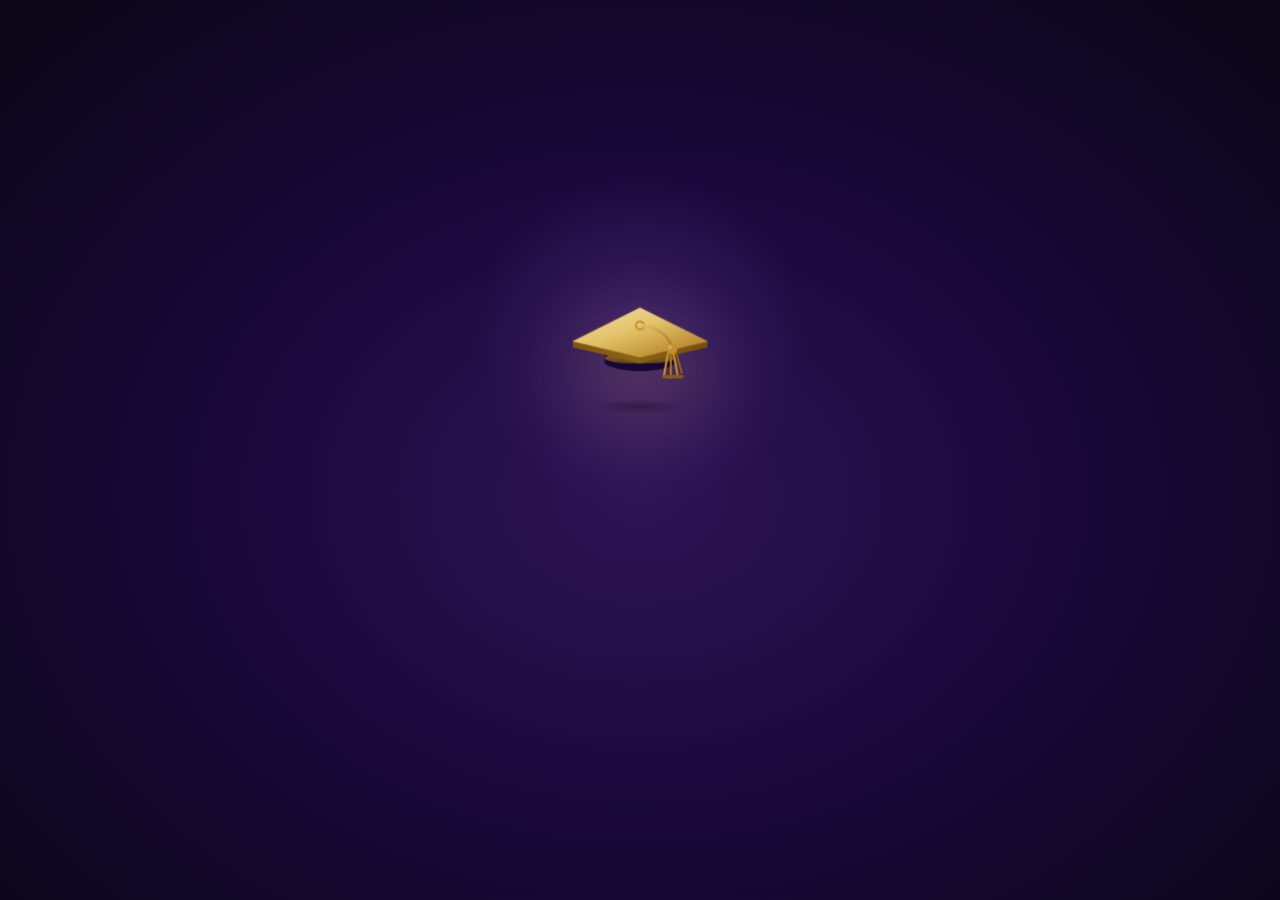
<file: pages/ending.html>
<!DOCTYPE html>
<html lang="en">
<head>
  <meta charset="UTF-8">
  <meta name="viewport" content="width=device-width, initial-scale=1.0, maximum-scale=1.0, user-scalable=no">
  <title>Congratulations, Ellen!!! 🎓</title>
  <link href="https://fonts.googleapis.com/css2?family=Playfair+Display:ital,wght@0,700;1,400&family=Dancing+Script:wght@600;700&family=Lato:wght@300;400&display=swap" rel="stylesheet">
  <style>
    *{margin:0;padding:0;box-sizing:border-box;}
    html,body{width:100%;height:100%;overflow:hidden;background:#0a0614;}

    #bg{
      position:fixed;inset:0;z-index:0;
      background:#0a0614;
      transition:background 3.5s cubic-bezier(.4,0,.2,1);
    }
    #bg.lit{
      background:radial-gradient(ellipse at 50% 55%,#2d1454 0%,#180838 50%,#0a0614 100%);
    }

    #bloom{
      position:fixed;left:50%;top:38%;
      transform:translate(-50%,-50%);
      width:340px;height:340px;border-radius:50%;
      background:radial-gradient(circle,rgba(180,120,255,.18) 0%,transparent 70%);
      opacity:0;transition:opacity 2s ease;
      pointer-events:none;z-index:1;
    }
    #bloom.on{opacity:1;}

    #canvas{position:fixed;inset:0;z-index:2;pointer-events:none;}

    #stage{
      position:fixed;inset:0;z-index:3;
      display:flex;flex-direction:column;
      align-items:center;justify-content:center;
      gap:32px;
    }

    #cap-wrap{
      opacity:0;
      will-change:transform,opacity;
      filter:drop-shadow(0 28px 48px rgba(200,150,80,.45));
    }
    #cap-svg{display:block;width:160px;height:160px;}

    #cap-wrap.hover{
      animation:capFloat 3.8s ease-in-out infinite;
    }
    @keyframes capFloat{
      0%,100%{transform:translateY(0px) rotate(0deg);}
      50%     {transform:translateY(-12px) rotate(2deg);}
    }

    #tassel{transform-origin:70px 46px;}
    #tassel.swing{animation:tSwing 1.6s cubic-bezier(.36,.07,.19,.97) 2.5;}
    @keyframes tSwing{
      0%  {transform:rotate(0deg);}
      20% {transform:rotate(20deg);}
      50% {transform:rotate(-16deg);}
      80% {transform:rotate(10deg);}
      100%{transform:rotate(0deg);}
    }

    #text-block{
      text-align:center;padding:0 28px;
      display:flex;flex-direction:column;align-items:center;gap:10px;
      opacity:0;transform:translateY(30px);
      transition:opacity 1.6s cubic-bezier(.22,1,.36,1),
                 transform 1.6s cubic-bezier(.22,1,.36,1);
    }
    #text-block.show{opacity:1;transform:translateY(0);}

    .line1{
      font-family:'Playfair Display',serif;
      font-size:clamp(26px,6.5vw,44px);
      font-weight:700;color:#fdf6ec;
      letter-spacing:.5px;line-height:1.15;
      text-shadow:0 2px 40px rgba(200,150,80,.35);
    }
    .line1 span{
      font-style:italic;
      background:linear-gradient(100deg,#f5d878,#c9952a,#e0a0e8);
      -webkit-background-clip:text;-webkit-text-fill-color:transparent;
      background-clip:text;
    }
    .line2{
      font-family:'Dancing Script',cursive;
      font-size:clamp(18px,4.5vw,28px);
      font-weight:600;color:rgba(253,246,236,.78);
      opacity:0;transform:translateY(8px);
      transition:opacity 1.2s ease .5s,transform 1.2s ease .5s;
    }
    #text-block.show .line2{opacity:1;transform:translateY(0);}

    .divider{
      width:0;height:1px;
      background:linear-gradient(90deg,transparent,#c9952a,transparent);
      transition:width 1.2s cubic-bezier(.22,1,.36,1) .7s;
    }
    #text-block.show .divider{width:160px;}

    .line3{
      font-family:'Lato',sans-serif;font-weight:300;
      font-size:clamp(11px,2.5vw,13px);
      letter-spacing:4px;text-transform:uppercase;
      color:rgba(253,246,236,.35);
      opacity:0;transition:opacity 1s ease 1.2s;
    }
    #text-block.show .line3{opacity:1;}

    /* ── BACK BUTTON ── */
    #back-btn{
      position:fixed;
      bottom:36px;
      left:50%;
      transform:translateX(-50%);
      z-index:10;
      opacity:0;
      transition:opacity 1s ease;
      pointer-events:none;
    }
    #back-btn.show{
      opacity:1;
      pointer-events:all;
    }
    #back-btn button{
      display:flex;align-items:center;gap:8px;
      background:rgba(255,255,255,.06);
      border:1px solid rgba(201,149,42,.35);
      color:rgba(253,246,236,.65);
      font-family:'Lato',sans-serif;
      font-weight:300;
      font-size:12px;
      letter-spacing:3px;
      text-transform:uppercase;
      padding:11px 26px 11px 20px;
      border-radius:100px;
      cursor:pointer;
      backdrop-filter:blur(10px);
      min-width:44px;min-height:44px;
      transition:
        background .3s ease,
        border-color .3s ease,
        color .3s ease,
        transform .2s ease,
        box-shadow .3s ease;
    }
    #back-btn button:hover{
      background:rgba(201,149,42,.15);
      border-color:rgba(201,149,42,.7);
      color:#fdf6ec;
      transform:scale(1.04);
      box-shadow:0 4px 28px rgba(201,149,42,.18);
    }
    #back-btn button:active{ transform:scale(.97); }
    #back-btn button svg{
      flex-shrink:0;
      opacity:.75;
      transition:transform .3s ease, opacity .3s ease;
    }
    #back-btn button:hover svg{
      transform:translateX(-3px);
      opacity:1;
    }
  </style>
</head>
<body>
<div id="bg"></div>
<div id="bloom"></div>
<canvas id="canvas"></canvas>

<div id="stage">
  <div id="cap-wrap">
    <svg id="cap-svg" viewBox="0 0 160 160" xmlns="http://www.w3.org/2000/svg">
      <defs>
        <linearGradient id="gBoard" x1="0" y1="0" x2="1" y2="1">
          <stop offset="0%"   stop-color="#f8e080"/>
          <stop offset="45%"  stop-color="#e8c050"/>
          <stop offset="100%" stop-color="#b07820"/>
        </linearGradient>
        <linearGradient id="gShine" x1="0" y1="0" x2=".6" y2="1">
          <stop offset="0%"  stop-color="rgba(255,255,255,.32)"/>
          <stop offset="100%" stop-color="rgba(255,255,255,0)"/>
        </linearGradient>
        <linearGradient id="gLeft" x1="0" y1="0" x2="1" y2="0">
          <stop offset="0%"  stop-color="#7a5010"/>
          <stop offset="100%" stop-color="#a07018"/>
        </linearGradient>
        <linearGradient id="gRight" x1="0" y1="0" x2="1" y2="0">
          <stop offset="0%"  stop-color="#9a6814"/>
          <stop offset="100%" stop-color="#6a4808"/>
        </linearGradient>
        <radialGradient id="gDome" cx="42%" cy="30%" r="62%">
          <stop offset="0%"  stop-color="#3e2070"/>
          <stop offset="60%" stop-color="#220e48"/>
          <stop offset="100%" stop-color="#140830"/>
        </radialGradient>
        <linearGradient id="gBand" x1="0" y1="0" x2="0" y2="1">
          <stop offset="0%"  stop-color="#c9952a"/>
          <stop offset="100%" stop-color="#8a6010"/>
        </linearGradient>
        <linearGradient id="gCord" x1="0" y1="0" x2="1" y2="1">
          <stop offset="0%"  stop-color="#f0c96a"/>
          <stop offset="100%" stop-color="#b07820"/>
        </linearGradient>
        <radialGradient id="gShadow" cx="50%" cy="50%" r="50%">
          <stop offset="0%"  stop-color="rgba(0,0,0,.30)"/>
          <stop offset="100%" stop-color="rgba(0,0,0,0)"/>
        </radialGradient>
        <clipPath id="boardClip">
          <polygon points="80,28 148,62 80,78 12,62"/>
        </clipPath>
      </defs>

      <ellipse cx="80" cy="128" rx="46" ry="7" fill="url(#gShadow)"/>
      <ellipse cx="80" cy="80" rx="36" ry="12" fill="#140830"/>
      <path d="M44,78 Q44,50 80,48 Q116,50 116,78 L116,82 Q116,90 80,92 Q44,90 44,82 Z" fill="url(#gDome)"/>
      <path d="M52,72 Q60,58 80,56 Q96,58 100,66" fill="none" stroke="rgba(255,255,255,.13)" stroke-width="5" stroke-linecap="round"/>
      <ellipse cx="80" cy="79" rx="36" ry="5.5" fill="url(#gBand)" opacity=".7"/>
      <polygon points="80,78 148,62 148,68 80,84" fill="url(#gRight)"/>
      <polygon points="80,78 12,62 12,68 80,84"   fill="url(#gLeft)"/>
      <polygon points="12,68 80,84 148,68 148,62 80,78 12,62" fill="#8a5e10" opacity=".5"/>
      <polygon points="80,28 148,62 80,78 12,62" fill="url(#gBoard)"/>
      <polygon points="80,28 148,62 80,78 12,62" fill="url(#gShine)" clip-path="url(#boardClip)"/>
      <polygon points="80,28 148,62 80,78 12,62" fill="none" stroke="rgba(255,230,120,.25)" stroke-width=".8"/>
      <circle cx="80" cy="46" r="5"   fill="#c9952a"/>
      <circle cx="80" cy="46" r="3"   fill="#f0c96a"/>
      <circle cx="79" cy="45" r="1.2" fill="rgba(255,255,255,.55)"/>

      <g id="tassel">
        <path d="M80,46 C90,46 108,52 112,68" stroke="url(#gCord)" stroke-width="2.8" fill="none" stroke-linecap="round"/>
        <circle cx="112" cy="70" r="5.5" fill="#c9952a"/>
        <circle cx="110" cy="68" r="2"   fill="rgba(255,245,180,.4)"/>
        <line x1="108" y1="75" x2="104" y2="97" stroke="#c9952a" stroke-width="2.2" stroke-linecap="round"/>
        <line x1="111" y1="75" x2="111" y2="99" stroke="#b07820" stroke-width="2.2" stroke-linecap="round"/>
        <line x1="114" y1="75" x2="118" y2="97" stroke="#c9952a" stroke-width="2.2" stroke-linecap="round"/>
        <line x1="117" y1="75" x2="122" y2="94" stroke="#a06810" stroke-width="1.8" stroke-linecap="round"/>
        <rect x="102" y="96" width="22" height="3.5" rx="1.8" fill="#8a5e10"/>
      </g>
    </svg>
  </div>

  <div id="text-block">
    <div class="line1">Congratulations,<br><span>Ellen!!!</span></div>
    <div class="divider"></div>
    <div class="line2">I'm so proud of you. ✨</div>
  </div>
</div>

<!-- BACK BUTTON -->
<div id="back-btn">
  <button onclick="goBack()">
    <svg width="14" height="14" viewBox="0 0 14 14" fill="none" xmlns="http://www.w3.org/2000/svg">
      <path d="M9 2L4 7L9 12" stroke="currentColor" stroke-width="1.6" stroke-linecap="round" stroke-linejoin="round"/>
    </svg>
    Back
  </button>
</div>

<script src="https://cdnjs.cloudflare.com/ajax/libs/gsap/3.12.5/gsap.min.js"></script>
<script>
/* ════════════════════════════════
   PARTICLE SYSTEM
════════════════════════════════ */
const canvas = document.getElementById('canvas');
const ctx    = canvas.getContext('2d');
let W, H;
function resize(){ W = canvas.width = innerWidth; H = canvas.height = innerHeight; }
resize(); window.addEventListener('resize', resize);

const COLORS = [
  '#c084e8','#d4a0f5','#e8c0ff','#b06ad4',
  '#f5c6e8','#f0a0c8','#e87aaa','#ffc0d8',
  '#f8e080','#f0c96a','#e8aa40','#ffd060',
  '#ffffff','#fde8f8','#e8e0ff',
];

class Petal {
  constructor(fromBurst){ this.fromBurst=fromBurst; this.init(); }
  init(){
    if(this.fromBurst){
      this.x  = W/2+(Math.random()-.5)*80;
      this.y  = H*.38;
      const ang=-Math.PI/2+(Math.random()-.5)*Math.PI*.85;
      const spd=5+Math.random()*10;
      this.vx=Math.cos(ang)*spd; this.vy=Math.sin(ang)*spd-2;
    } else {
      this.x=Math.random()*W; this.y=-20;
      this.vx=(Math.random()-.5)*1.8; this.vy=1.4+Math.random()*2.2;
    }
    this.color=COLORS[Math.floor(Math.random()*COLORS.length)];
    this.isPetal=Math.random()<.6;
    this.w=this.isPetal?5+Math.random()*9:4+Math.random()*6;
    this.h=this.isPetal?this.w*2.2:this.w*.5;
    this.rot=Math.random()*Math.PI*2;
    this.rSpd=(Math.random()-.5)*.14;
    this.wob=Math.random()*Math.PI*2;
    this.wSpd=.03+Math.random()*.04;
    this.grav=.10+Math.random()*.08;
    this.alpha=1; this.life=1;
    this.decay=.003+Math.random()*.004;
    this.alive=true;
  }
  step(){
    this.vy+=this.grav; this.wob+=this.wSpd;
    this.x+=this.vx+Math.sin(this.wob)*.7;
    this.y+=this.vy; this.rot+=this.rSpd;
    this.life-=this.decay;
    this.alpha=Math.max(0,this.life);
    if(this.y>H+40||this.life<=0) this.alive=false;
  }
  draw(){
    ctx.save();
    ctx.globalAlpha=this.alpha*.92;
    ctx.translate(this.x,this.y);
    ctx.rotate(this.rot);
    ctx.fillStyle=this.color;
    if(this.isPetal){
      ctx.beginPath();
      ctx.ellipse(0,0,this.w*.38,this.h*.5,0,0,Math.PI*2);
      ctx.fill();
      ctx.strokeStyle='rgba(255,255,255,.18)';
      ctx.lineWidth=.6;
      ctx.beginPath();
      ctx.moveTo(0,-this.h*.45); ctx.lineTo(0,this.h*.45);
      ctx.stroke();
    } else {
      ctx.beginPath();
      ctx.roundRect(-this.w/2,-this.h/2,this.w,this.h,1);
      ctx.fill();
    }
    ctx.restore();
  }
}

let petals=[], rafRunning=false;
function renderLoop(){
  ctx.clearRect(0,0,W,H);
  petals=petals.filter(p=>p.alive);
  petals.forEach(p=>{p.step();p.draw();});
  if(petals.length>0) requestAnimationFrame(renderLoop);
  else rafRunning=false;
}
function startRender(){ if(!rafRunning){rafRunning=true;requestAnimationFrame(renderLoop);} }
function spawnBurst(n=150){ for(let i=0;i<n;i++) setTimeout(()=>{petals.push(new Petal(true));startRender();},i*5); }
function spawnDrift(n=90,dur=7000){ for(let i=0;i<n;i++) setTimeout(()=>{petals.push(new Petal(false));startRender();},(i/n)*dur); }

/* ════════════════════════════════
   GSAP SEQUENCE
════════════════════════════════ */
const bg        = document.getElementById('bg');
const bloom     = document.getElementById('bloom');
const capWrap   = document.getElementById('cap-wrap');
const tassel    = document.getElementById('tassel');
const textBlock = document.getElementById('text-block');
const backBtn   = document.getElementById('back-btn');

gsap.set(capWrap,{y:80,opacity:0,scale:.75});

const tl = gsap.timeline({delay:.4});
tl.to(capWrap,{y:0,opacity:1,scale:1,duration:1.1,ease:'power3.out'})
  .to(capWrap,{y:-8,duration:.28,ease:'power1.out'})
  .to(capWrap,{y:0,duration:.28,ease:'power1.in'})
  .add(()=>{bg.classList.add('lit');bloom.classList.add('on');},' -=.4')
  .to(capWrap,{y:-H*.30,scale:1.15,rotation:-10,duration:.62,ease:'power2.out'})
  .to(capWrap,{y:-H*.32,scale:1.18,rotation:-12,duration:.22,ease:'power1.out'})
  .add(()=>{ spawnBurst(160); })
  .to(capWrap,{y:14,scale:.96,rotation:5,duration:.58,ease:'power2.in'})
  .to(capWrap,{y:-6,scale:1.02,rotation:-2,duration:.2,ease:'power2.out'})
  .to(capWrap,{y:0,scale:1,rotation:0,duration:.18,ease:'power2.inOut'})
  .add(()=>{ tassel.classList.add('swing'); capWrap.classList.add('hover'); spawnDrift(100,8000); })
  .add(()=>{ textBlock.classList.add('show'); },'+=.35')
  .add(()=>{ backBtn.classList.add('show'); },'+=1.8');

/* ════════════════════════════════
   BACK NAVIGATION
   — inside iframe  → postMessage to parent to close cleanly
   — opened directly → history.back() or go to index
════════════════════════════════ */
function goBack(){
  if(window.parent && window.parent !== window){
    window.parent.postMessage('close-gift','*');
  } else {
    history.length > 1 ? history.back() : window.location.href = 'index.html';
  }
}
</script>
</body>
</html>
</file>
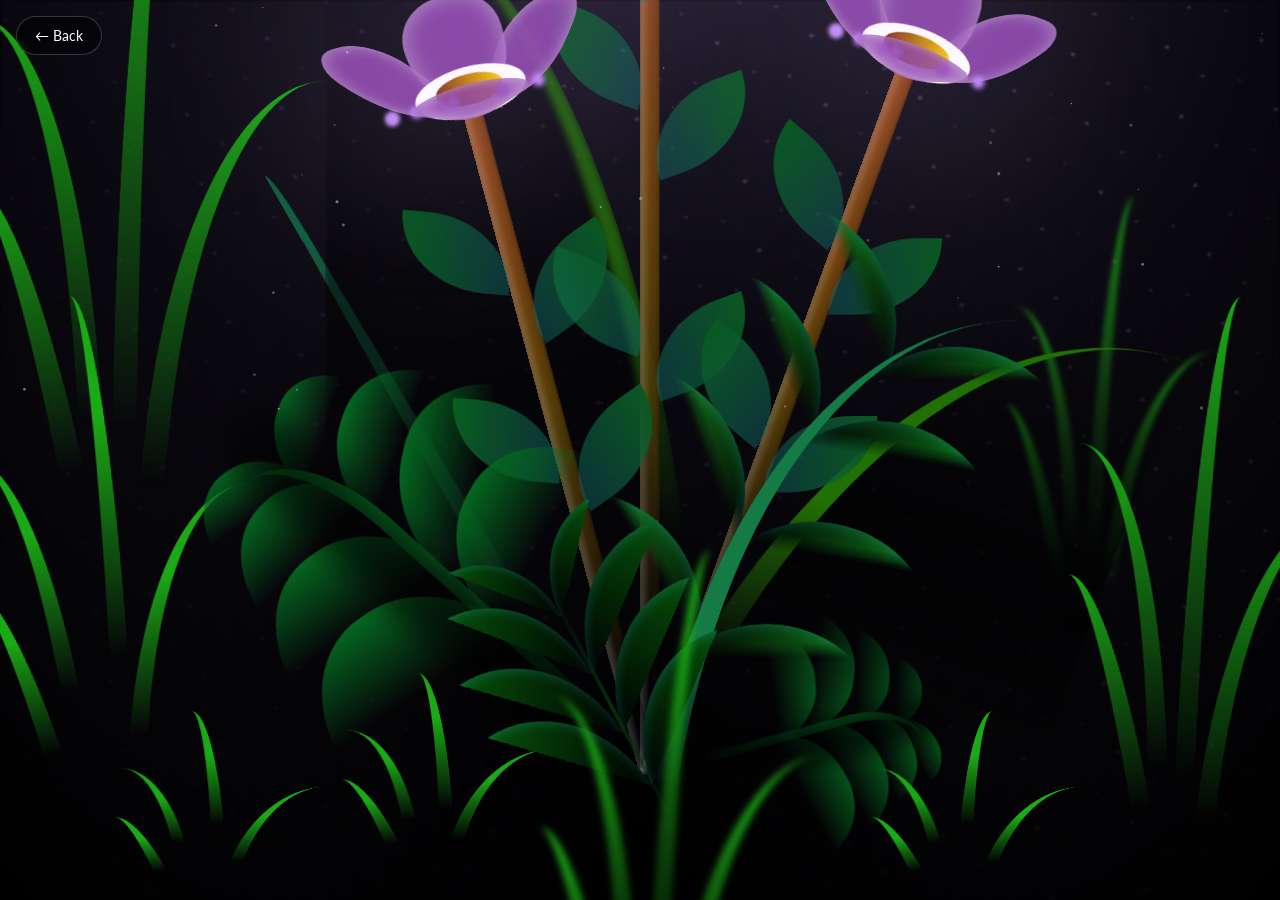
<file: pages/flowers.html>
<!DOCTYPE html>
<html lang="en">
<head>
  <meta charset="UTF-8">
  <meta name="viewport" content="width=device-width, initial-scale=1.0, maximum-scale=1.0, user-scalable=no">
  <title>Flowers 🌸</title>
  <link href="https://fonts.googleapis.com/css2?family=Dancing+Script:wght@400;600;700&family=Lato:wght@300;400;700&display=swap" rel="stylesheet">
  <style>
    *,*::after,*::before { padding:0; margin:0; box-sizing:border-box; -webkit-tap-highlight-color:transparent; }

    :root { --dark-color: #000; }

    html, body {
      width:100%; height:100%;
      background-color: var(--dark-color);
      overflow-x: hidden;
      overflow-y: auto;
      -webkit-overflow-scrolling: touch;
      font-family: 'Lato', sans-serif;
      color: white;
    }

    /* ── BACK BUTTON ── */
    .back-btn {
      position: fixed; top: max(16px, env(safe-area-inset-top)); left: 16px;
      z-index: 200;
      background: rgba(0,0,0,0.5); border: 1.5px solid rgba(255,255,255,0.2);
      color: white; font-family: 'Lato', sans-serif; font-size: 14px;
      padding: 10px 18px; border-radius: 20px; cursor: pointer;
      backdrop-filter: blur(4px); display:flex; align-items:center; gap:6px;
      transition: all 0.2s; user-select:none;
    }
    .back-btn:active { transform: scale(0.95); }

    /* ── FLOWER SCENE ── */
    .flower-scene {
      position: fixed;
      inset: 0;
      width: 100%;
      height: 100%;
      display: flex;
      align-items: flex-end;
      justify-content: center;
      overflow: hidden;
      perspective: 1000px;
    }

    .night {
      position: fixed; left:50%; top:0;
      transform: translateX(-50%);
      width:100%; height:100%;
      filter: blur(0.1vmin);
      background-image:
        radial-gradient(ellipse at top, transparent 0%, var(--dark-color)),
        radial-gradient(ellipse at bottom, var(--dark-color), rgba(167,139,250,0.2)),
        repeating-linear-gradient(220deg, rgb(0,0,0) 0px, rgb(0,0,0) 19px, transparent 19px, transparent 22px),
        repeating-linear-gradient(189deg, rgb(0,0,0) 0px, rgb(0,0,0) 19px, transparent 19px, transparent 22px),
        repeating-linear-gradient(148deg, rgb(0,0,0) 0px, rgb(0,0,0) 19px, transparent 19px, transparent 22px),
        linear-gradient(90deg, rgb(88,28,135), rgb(216,180,254));
    }

    .flowers {
      position: absolute;
      bottom: 0;
      transform: scale(1.4);
      transform-origin: bottom center;
    }

    .flower {
      position: absolute; bottom: 10vmin;
      transform-origin: bottom center;
      z-index: 10;
      --fl-speed: 0.3s;
    }
    .flower--1 { animation: moving-flower-1 4s linear infinite; }
    .flower--1 .flower__line { height:70vmin; animation-delay:0.3s; }
    .flower--1 .flower__line__leaf--1 { animation: blooming-leaf-right var(--fl-speed) 1.6s backwards; }
    .flower--1 .flower__line__leaf--2 { animation: blooming-leaf-right var(--fl-speed) 1.4s backwards; }
    .flower--1 .flower__line__leaf--3 { animation: blooming-leaf-left  var(--fl-speed) 1.2s backwards; }
    .flower--1 .flower__line__leaf--4 { animation: blooming-leaf-left  var(--fl-speed) 1.0s backwards; }
    .flower--1 .flower__line__leaf--5 { animation: blooming-leaf-right var(--fl-speed) 1.8s backwards; }
    .flower--1 .flower__line__leaf--6 { animation: blooming-leaf-left  var(--fl-speed) 2.0s backwards; }

    .flower--2 { left:50%; transform:rotate(20deg); animation: moving-flower-2 4s linear infinite; }
    .flower--2 .flower__line { height:60vmin; animation-delay:0.6s; }
    .flower--2 .flower__line__leaf--1 { animation: blooming-leaf-right var(--fl-speed) 1.9s backwards; }
    .flower--2 .flower__line__leaf--2 { animation: blooming-leaf-right var(--fl-speed) 1.7s backwards; }
    .flower--2 .flower__line__leaf--3 { animation: blooming-leaf-left  var(--fl-speed) 1.5s backwards; }
    .flower--2 .flower__line__leaf--4 { animation: blooming-leaf-left  var(--fl-speed) 1.3s backwards; }

    .flower--3 { left:50%; transform:rotate(-15deg); animation: moving-flower-3 4s linear infinite; }
    .flower--3 .flower__line { animation-delay:0.9s; }
    .flower--3 .flower__line__leaf--1 { animation: blooming-leaf-right var(--fl-speed) 2.5s backwards; }
    .flower--3 .flower__line__leaf--2 { animation: blooming-leaf-right var(--fl-speed) 2.3s backwards; }
    .flower--3 .flower__line__leaf--3 { animation: blooming-leaf-left  var(--fl-speed) 2.1s backwards; }
    .flower--3 .flower__line__leaf--4 { animation: blooming-leaf-left  var(--fl-speed) 1.9s backwards; }

    .flower__leafs { position:relative; animation: blooming-flower 2s backwards; }
    .flower__leafs--1 { animation-delay:1.1s; }
    .flower__leafs--2 { animation-delay:1.4s; }
    .flower__leafs--3 { animation-delay:1.7s; }
    .flower__leafs::after {
      content:""; position:absolute; left:0; top:0;
      transform:translate(-50%,-100%);
      width:8vmin; height:8vmin;
      background-color:#d8b4fe; filter:blur(10vmin);
    }

    .flower__leaf {
      position:absolute; bottom:0; left:50%;
      width:8vmin; height:11vmin;
      border-radius:51% 49% 47% 53%/44% 45% 55% 69%;
      background-color:#9b59b6;
      background-image:linear-gradient(to top,#8e44ad,#8e44ad);
      transform-origin:bottom center;
      opacity:0.9;
      box-shadow:inset 0 0 2vmin rgba(255,255,255,0.5);
    }
    .flower__leaf--1 { transform:translate(-10%,1%) rotateY(40deg) rotateX(-50deg); }
    .flower__leaf--2 { transform:translate(-50%,-4%) rotateX(40deg); }
    .flower__leaf--3 { transform:translate(-90%,0%) rotateY(45deg) rotateX(50deg); }
    .flower__leaf--4 {
      width:8vmin; height:8vmin; transform-origin:bottom left;
      border-radius:4vmin 10vmin 4vmin 4vmin;
      transform:translate(0%,18%) rotateX(70deg) rotate(-43deg);
      background-image:linear-gradient(to top,#8e44ad,#8e44ad);
      z-index:1; opacity:0.8;
    }

    .flower__white-circle {
      position:absolute; left:-3.5vmin; top:-3vmin;
      width:9vmin; height:4vmin; border-radius:50%;
      background-color:#fff;
    }
    .flower__white-circle::after {
      content:""; position:absolute; left:50%; top:45%;
      transform:translate(-50%,-50%);
      width:60%; height:60%; border-radius:inherit;
      background-image:
        repeating-linear-gradient(135deg,rgba(0,0,0,.03) 0px,rgba(0,0,0,.03) 1px,transparent 1px,transparent 12px),
        repeating-linear-gradient(45deg,rgba(0,0,0,.03) 0px,rgba(0,0,0,.03) 1px,transparent 1px,transparent 12px),
        linear-gradient(90deg,rgb(127,47,21),rgb(255,206,0));
    }

    .flower__line {
      height:55vmin; width:1.5vmin;
      background-image:linear-gradient(to left,rgba(0,0,0,0.2),transparent,rgba(255,255,255,0.2)),linear-gradient(to top,transparent 10%,#583e08,#944415);
      box-shadow:inset 0 0 2px rgba(0,0,0,0.5);
      animation:grow-flower-tree 4s backwards;
    }
    .flower__line__leaf {
      --w:7vmin; --h:calc(var(--w) + 2vmin);
      position:absolute; top:20%; left:90%;
      width:var(--w); height:var(--h);
      border-top-right-radius:var(--h); border-bottom-left-radius:var(--h);
      background-image:linear-gradient(to top,rgba(20,117,122,0.4),#095721);
    }
    .flower__line__leaf--1 { transform:rotate(70deg) rotateY(30deg); }
    .flower__line__leaf--2 { top:45%; transform:rotate(70deg) rotateY(30deg); }
    .flower__line__leaf--3,.flower__line__leaf--4,.flower__line__leaf--6 {
      border-top-right-radius:0; border-bottom-left-radius:0;
      border-top-left-radius:var(--h); border-bottom-right-radius:var(--h);
      left:-460%; top:12%; transform:rotate(-70deg) rotateY(30deg);
    }
    .flower__line__leaf--4 { top:40%; }
    .flower__line__leaf--5 { top:0; transform-origin:left; transform:rotate(70deg) rotateY(30deg) scale(0.6); }
    .flower__line__leaf--6 { top:-2%; left:-450%; transform-origin:right; transform:rotate(-70deg) rotateY(30deg) scale(0.6); }

    .flower__light {
      position:absolute; bottom:0; width:1vmin; height:1vmin;
      background-color:#e0aaff; border-radius:50%; filter:blur(0.2vmin);
      animation:light-ans 4s linear infinite backwards;
    }
    .flower__light:nth-child(odd) { background-color:#c084fc; }
    .flower__light--1 { left:-2vmin; animation-delay:1s; }
    .flower__light--2 { left:3vmin;  animation-delay:0.5s; }
    .flower__light--3 { left:-6vmin; animation-delay:0.3s; }
    .flower__light--4 { left:6vmin;  animation-delay:0.9s; }
    .flower__light--5 { left:-1vmin; animation-delay:1.5s; }
    .flower__light--6 { left:-4vmin; animation-delay:3s; }
    .flower__light--7 { left:3vmin;  animation-delay:2s; }
    .flower__light--8 { left:-6vmin; animation-delay:3.5s; }

    .flower__grass {
      --c:#04661f; --line-w:1.5vmin;
      position:absolute; bottom:12vmin; left:-7vmin;
      display:flex; flex-direction:column; align-items:flex-end;
      z-index:20; transform-origin:bottom center;
      transform:rotate(-48deg) rotateY(40deg);
    }
    .flower__grass--1 { animation:moving-grass 2s linear infinite; }
    .flower__grass--2 {
      left:2vmin; bottom:10vmin;
      transform:scale(0.5) rotate(75deg) rotateX(10deg) rotateY(-200deg);
      opacity:0.8; z-index:0;
      animation:moving-grass--2 1.5s linear infinite;
    }
    .flower__grass--top {
      width:7vmin; height:10vmin;
      border-top-right-radius:100%; border-right:var(--line-w) solid var(--c);
      transform-origin:bottom center; transform:rotate(-2deg);
    }
    .flower__grass--bottom {
      margin-top:-2px; width:var(--line-w); height:25vmin;
      background-image:linear-gradient(to top,transparent,var(--c));
    }
    .flower__grass__leaf {
      --size:10vmin;
      position:absolute;
      width:calc(var(--size)*2.1); height:var(--size);
      border-top-left-radius:var(--size); border-top-right-radius:var(--size);
      background-image:linear-gradient(to top,transparent,transparent 30%,var(--c));
      z-index:100;
    }
    .flower__grass__leaf--1 { top:-6%;  left:30%;   --size:6vmin;  transform:rotate(-20deg); animation:growing-grass-ans--1 2s 2.6s backwards; }
    .flower__grass__leaf--2 { top:-5%;  left:-110%; --size:6vmin;  transform:rotate(10deg);  animation:growing-grass-ans--2 2s 2.4s linear backwards; }
    .flower__grass__leaf--3 { top:5%;   left:60%;   --size:8vmin;  transform:rotate(-18deg) rotateX(-20deg); animation:growing-grass-ans--3 2s 2.2s linear backwards; }
    .flower__grass__leaf--4 { top:6%;   left:-135%; --size:8vmin;  transform:rotate(2deg);   animation:growing-grass-ans--4 2s 2s linear backwards; }
    .flower__grass__leaf--5 { top:20%;  left:60%;   --size:10vmin; transform:rotate(-24deg) rotateX(-20deg); animation:growing-grass-ans--5 2s 1.8s linear backwards; }
    .flower__grass__leaf--6 { top:22%;  left:-180%; --size:10vmin; transform:rotate(10deg);  animation:growing-grass-ans--6 2s 1.6s linear backwards; }
    .flower__grass__leaf--7 { top:39%;  left:70%;   --size:10vmin; transform:rotate(-10deg); animation:growing-grass-ans--7 2s 1.4s linear backwards; }
    .flower__grass__leaf--8 { top:40%;  left:-215%; --size:11vmin; transform:rotate(10deg);  animation:growing-grass-ans--8 2s 1.2s linear backwards; }
    .flower__grass__overlay {
      position:absolute; top:-10%; right:0; width:100%; height:100%;
      background-color:rgba(0,0,0,0.6); filter:blur(1.5vmin); z-index:100;
    }

    .flower__g-long {
      --w:2vmin; --h:6vmin; --c:#0e5b3c;
      position:absolute; bottom:10vmin; left:-3vmin;
      transform-origin:bottom center;
      transform:rotate(-30deg) rotateY(-20deg);
      display:flex; flex-direction:column; align-items:flex-end;
      animation:flower-g-long-ans 3s linear infinite;
    }
    .flower__g-long__top {
      top:calc(var(--h)*-1); width:calc(var(--w)+1vmin); height:var(--h);
      border-top-right-radius:100%; border-right:0.7vmin solid var(--c);
      transform:translate(-0.7vmin,1vmin);
    }
    .flower__g-long__bottom {
      width:var(--w); height:50vmin; transform-origin:bottom center;
      background-image:linear-gradient(to top,transparent 30%,var(--c));
      box-shadow:inset 0 0 2px rgba(0,0,0,0.5);
      clip-path:polygon(35% 0,65% 1%,100% 100%,0% 100%);
    }

    .flower__g-right {
      position:absolute; bottom:6vmin; left:-2vmin;
      transform-origin:bottom left; transform:rotate(20deg);
    }
    .flower__g-right .leaf {
      width:30vmin; height:50vmin;
      border-top-left-radius:100%; border-left:2vmin solid #217005;
      background-image:linear-gradient(to bottom,transparent,var(--dark-color) 60%);
      -webkit-mask-image:linear-gradient(to top,transparent 30%,#24803e 60%);
    }
    .flower__g-right--1 { animation:flower-g-right-ans 2.5s linear infinite; }
    .flower__g-right--2 { left:5vmin; transform:rotateY(-180deg); animation:flower-g-right-ans--2 3s linear infinite; }
    .flower__g-right--2 .leaf { height:75vmin; filter:blur(0.3vmin); opacity:0.8; }

    .flower__g-front {
      position:absolute; bottom:6vmin; left:2.5vmin;
      z-index:100; transform-origin:bottom center;
      transform:rotate(-28deg) rotateY(30deg) scale(1.04);
      animation:flower__g-front-ans 2s linear infinite;
    }
    .flower__g-front__line {
      width:0.3vmin; height:20vmin;
      background-image:linear-gradient(to top,transparent,#042e0b,transparent 100%);
      position:relative;
    }
    .flower__g-front__leaf-wrapper {
      position:absolute; top:0; left:0;
      transform-origin:bottom left; transform:rotate(10deg);
    }
    .flower__g-front__leaf-wrapper:nth-child(even) { left:0; transform:rotateY(-180deg) rotate(5deg); animation:flower__g-front__leaf-left-ans 1s ease-in backwards; }
    .flower__g-front__leaf-wrapper:nth-child(odd)  { animation:flower__g-front__leaf-ans 1s ease-in backwards; }
    .flower__g-front__leaf-wrapper--1 { top:-8vmin; transform:scale(0.7); animation:flower__g-front__leaf-ans 1s 5.5s ease-in backwards !important; }
    .flower__g-front__leaf-wrapper--2 { top:-8vmin; transform:rotateY(-180deg) scale(0.7) !important; animation:flower__g-front__leaf-left-ans-2 1s 4.6s ease-in backwards !important; }
    .flower__g-front__leaf-wrapper--3 { top:-3vmin; animation:flower__g-front__leaf-ans 1s 4.6s ease-in backwards; }
    .flower__g-front__leaf-wrapper--4 { top:-3vmin; transform:rotateY(-180deg) scale(0.9) !important; animation:flower__g-front__leaf-left-ans-2 1s 4.6s ease-in backwards !important; }
    .flower__g-front__leaf-wrapper--5,.flower__g-front__leaf-wrapper--6 { top:2vmin; }
    .flower__g-front__leaf-wrapper--7,.flower__g-front__leaf-wrapper--8 { top:6.5vmin; }
    .flower__g-front__leaf-wrapper--2 { animation-delay:5.2s !important; }
    .flower__g-front__leaf-wrapper--3 { animation-delay:4.9s !important; }
    .flower__g-front__leaf-wrapper--5 { animation-delay:4.3s !important; }
    .flower__g-front__leaf-wrapper--6 { animation-delay:4.1s !important; }
    .flower__g-front__leaf-wrapper--7 { animation-delay:3.8s !important; }
    .flower__g-front__leaf-wrapper--8 { animation-delay:3.5s !important; }
    .flower__g-front__leaf {
      width:10vmin; height:10vmin;
      border-radius:100% 0% 0% 100%/100% 100% 0% 0%;
      box-shadow:inset 0 2px 1vmin hsla(184deg,97%,58%,0.2);
      background-image:linear-gradient(to bottom left,transparent,var(--dark-color)),linear-gradient(to bottom right,#064f0a 50%,transparent 50%);
      -webkit-mask-image:linear-gradient(to bottom right,#097149 50%,transparent 50%);
      mask-image:linear-gradient(to bottom right,#0e8723 50%,transparent 50%);
    }

    .flower__g-fr {
      position:absolute; bottom:-4vmin; left:0;
      transform-origin:bottom left; z-index:10;
      animation:flower__g-fr-ans 2s linear infinite;
    }
    .flower__g-fr .leaf {
      width:30vmin; height:50vmin;
      border-top-left-radius:100%; border-left:2vmin solid #147b47;
      -webkit-mask-image:linear-gradient(to top,transparent 25%,#0e4e2a 50%);
      position:relative; z-index:1;
    }
    .flower__g-fr__leaf {
      position:absolute; top:0; left:0; width:10vmin; height:10vmin;
      border-radius:100% 0% 0% 100%/100% 100% 0% 0%;
      box-shadow:inset 0 2px 1vmin hsla(184deg,97%,58%,0.2);
      background-image:linear-gradient(to bottom left,transparent,var(--dark-color) 98%),linear-gradient(to bottom right,#106e18 45%,transparent 50%);
      -webkit-mask-image:linear-gradient(135deg,#175f22 40%,transparent 50%);
    }
    .flower__g-fr__leaf--1 { left:20vmin; transform:rotate(45deg);  animation:flower__g-fr-leaft-ans-1 0.5s 5.2s linear backwards; }
    .flower__g-fr__leaf--2 { left:12vmin; top:-7vmin; transform:rotate(25deg) rotateY(-180deg); animation:flower__g-fr-leaft-ans-6 0.5s 5s linear backwards; }
    .flower__g-fr__leaf--3 { left:15vmin; top:6vmin;  transform:rotate(55deg); animation:flower__g-fr-leaft-ans-5 0.5s 4.8s linear backwards; }
    .flower__g-fr__leaf--4 { left:6vmin;  top:-2vmin; transform:rotate(25deg) rotateY(-180deg); animation:flower__g-fr-leaft-ans-6 0.5s 4.6s linear backwards; }
    .flower__g-fr__leaf--5 { left:10vmin; top:14vmin; transform:rotate(55deg); animation:flower__g-fr-leaft-ans-5 0.5s 4.4s linear backwards; }
    .flower__g-fr__leaf--6 { left:0;      top:6vmin;  transform:rotate(25deg) rotateY(-180deg); animation:flower__g-fr-leaft-ans-6 0.5s 4.2s linear backwards; }
    .flower__g-fr__leaf--7 { left:5vmin;  top:22vmin; transform:rotate(45deg); animation:flower__g-fr-leaft-ans-7 0.5s 4s linear backwards; }
    .flower__g-fr__leaf--8 { left:-4vmin; top:15vmin; transform:rotate(15deg) rotateY(-180deg); animation:flower__g-fr-leaft-ans-8 0.5s 3.8s linear backwards; }

    .long-g {
      position:absolute; bottom:25vmin; left:-42vmin;
      transform-origin:bottom left;
    }
    .long-g--1 { bottom:0; transform:scale(0.8) rotate(-5deg); }
    .long-g--1 .leaf { -webkit-mask-image:linear-gradient(to top,transparent 40%,#196d2a 80%) !important; }
    .long-g--1 .leaf--1 { --w:5vmin; --h:60vmin; left:-2vmin; transform:rotate(3deg) rotateY(-180deg); }
    .long-g--2,.long-g--3 { bottom:-3vmin; left:-35vmin; transform-origin:center; transform:scale(0.6) rotateX(60deg); }
    .long-g--2 .leaf,.long-g--3 .leaf { -webkit-mask-image:linear-gradient(to top,transparent 50%,#176220 80%) !important; }
    .long-g--2 .leaf--1,.long-g--3 .leaf--1 { left:-1vmin; transform:rotateY(-180deg); }
    .long-g--3 { left:-17vmin; bottom:0; }
    .long-g--3 .leaf { -webkit-mask-image:linear-gradient(to top,transparent 40%,#176220 80%) !important; }
    .long-g--4 { left:25vmin; bottom:-3vmin; transform-origin:center; transform:scale(0.6) rotateX(60deg); }
    .long-g--4 .leaf { -webkit-mask-image:linear-gradient(to top,transparent 50%,#176220 80%) !important; }
    .long-g--5 { left:42vmin; bottom:0; transform:scale(0.8) rotate(2deg); }
    .long-g--6 { left:0; bottom:-20vmin; z-index:100; filter:blur(0.3vmin); transform:scale(0.8) rotate(2deg); }
    .long-g--7 { left:35vmin; bottom:20vmin; z-index:-1; filter:blur(0.3vmin); transform:scale(0.6) rotate(2deg); opacity:0.7; }
    .long-g .leaf {
      --w:15vmin; --h:40vmin; --c:#1aaa15;
      position:absolute; bottom:0;
      width:var(--w); height:var(--h);
      border-top-left-radius:100%; border-left:2vmin solid var(--c);
      -webkit-mask-image:linear-gradient(to top,transparent 20%,var(--dark-color));
      transform-origin:bottom center;
    }
    .long-g .leaf--0 { left:2vmin;  animation:leaf-ans-1 4s linear infinite; }
    .long-g .leaf--1 { --w:5vmin; --h:60vmin; animation:leaf-ans-1 4s linear infinite; }
    .long-g .leaf--2 { --w:10vmin; --h:40vmin; left:-0.5vmin; bottom:5vmin; transform-origin:bottom left; transform:rotateY(-180deg); animation:leaf-ans-2 3s linear infinite; }
    .long-g .leaf--3 { --w:5vmin; --h:30vmin; left:-1vmin; bottom:3.2vmin; transform-origin:bottom left; transform:rotate(-10deg) rotateY(-180deg); animation:leaf-ans-3 3s linear infinite; }

    .grow-ans { animation:grow-ans 2s var(--d) backwards; }
    .growing-grass { animation:growing-grass-ans 1s 2s backwards; }

    /* ── MESSAGE ── */
    .flower-message {
      position: fixed; bottom:0; left:0; right:0; z-index:60;
      text-align:center;
      padding: 20px 24px max(20px, env(safe-area-inset-bottom));
      background:linear-gradient(0deg,rgba(0,0,0,0.95) 0%,rgba(0,0,0,0.7) 60%,transparent 100%);
      opacity:0; transform:translateY(16px);
      transition:opacity 0.8s ease,transform 0.8s ease;
    }
    .flower-message.visible { opacity:1; transform:translateY(0); }
    .flower-message h1 {
      font-family:'Dancing Script',cursive; font-size:30px; font-weight:700;
      color:#d7a8f0; text-shadow:0 0 20px rgba(167,139,250,0.5); margin-bottom:10px;
    }
    .flower-message p {
      font-size:15px; line-height:1.75; color:rgba(255,255,255,0.78);
      max-width:340px; margin:0 auto 8px;
    }
    .flower-message .signature {
      font-family:'Dancing Script',cursive; font-size:22px;
      color:#c084fc; margin-top:14px;
    }

    /* ── KEYFRAMES ── */
    @keyframes moving-flower-1 { 0%,100%{transform:rotate(2deg)}  50%{transform:rotate(-2deg)} }
    @keyframes moving-flower-2 { 0%,100%{transform:rotate(18deg)} 50%{transform:rotate(14deg)} }
    @keyframes moving-flower-3 { 0%,100%{transform:rotate(-18deg)} 50%{transform:rotate(-20deg) rotateY(-10deg)} }
    @keyframes blooming-leaf-right { 0%{transform-origin:left;  transform:rotate(70deg) rotateY(30deg) scale(0)} }
    @keyframes blooming-leaf-left  { 0%{transform-origin:right; transform:rotate(-70deg) rotateY(30deg) scale(0)} }
    @keyframes grow-flower-tree    { 0%{height:0;border-radius:1vmin} }
    @keyframes blooming-flower     { 0%{transform:scale(0)} }
    @keyframes moving-grass        { 0%,100%{transform:rotate(-48deg) rotateY(40deg)} 50%{transform:rotate(-50deg) rotateY(40deg)} }
    @keyframes moving-grass--2     { 0%,100%{transform:scale(0.5) rotate(75deg) rotateX(10deg) rotateY(-200deg)} 50%{transform:scale(0.5) rotate(79deg) rotateX(10deg) rotateY(-200deg)} }
    @keyframes growing-grass-ans   { 0%{transform:scale(0)} }
    @keyframes grow-ans            { 0%{transform:scale(0);opacity:0} }
    @keyframes light-ans {
      0%  { opacity:0; transform:translateY(0); }
      25% { opacity:1; transform:translateY(-5vmin) translateX(-2vmin); }
      50% { opacity:1; transform:translateY(-15vmin) translateX(2vmin); filter:blur(0.2vmin); }
      75% { transform:translateY(-20vmin) translateX(-2vmin); filter:blur(0.2vmin); }
      100%{ transform:translateY(-30vmin); opacity:0; filter:blur(1vmin); }
    }
    @keyframes leaf-ans-1 { 0%,100%{transform:rotate(-5deg) scale(1)} 50%{transform:rotate(5deg) scale(1.1)} }
    @keyframes leaf-ans-2 { 0%,100%{transform:rotateY(-180deg) rotate(5deg)} 50%{transform:rotateY(-180deg) rotate(0deg) scale(1.1)} }
    @keyframes leaf-ans-3 { 0%,100%{transform:rotate(-10deg) rotateY(-180deg)} 50%{transform:rotate(-20deg) rotateY(-180deg)} }
    @keyframes flower-g-long-ans   { 0%,100%{transform:rotate(-30deg) rotateY(-20deg)} 50%{transform:rotate(-32deg) rotateY(-20deg)} }
    @keyframes flower-g-right-ans  { 0%,100%{transform:rotate(20deg)} 50%{transform:rotate(24deg) rotateX(-20deg)} }
    @keyframes flower-g-right-ans--2 { 0%,100%{transform:rotateY(-180deg) rotate(0deg) rotateX(-20deg)} 50%{transform:rotateY(-180deg) rotate(6deg) rotateX(-20deg)} }
    @keyframes flower__g-front-ans { 0%,100%{transform:rotate(-28deg) rotateY(30deg) scale(1.04)} 50%{transform:rotate(-35deg) rotateY(40deg) scale(1.04)} }
    @keyframes flower__g-fr-ans    { 0%,100%{transform:rotate(2deg)} 50%{transform:rotate(4deg)} }
    @keyframes flower__g-front__leaf-ans       { 0%{transform:rotate(10deg) scale(0)} }
    @keyframes flower__g-front__leaf-left-ans  { 0%{transform:rotateY(-180deg) rotate(5deg) scale(0)} }
    @keyframes flower__g-front__leaf-left-ans-2{ 0%{transform:rotateY(-180deg) scale(0)} }
    @keyframes flower__g-fr-leaft-ans-1 { 0%{transform-origin:left;  transform:rotate(45deg) scale(0)} }
    @keyframes flower__g-fr-leaft-ans-5 { 0%{transform-origin:left;  transform:rotate(55deg) scale(0)} }
    @keyframes flower__g-fr-leaft-ans-6 { 0%{transform-origin:right; transform:rotate(25deg) rotateY(-180deg) scale(0)} }
    @keyframes flower__g-fr-leaft-ans-7 { 0%{transform-origin:left;  transform:rotate(45deg) scale(0)} }
    @keyframes flower__g-fr-leaft-ans-8 { 0%{transform-origin:right; transform:rotate(15deg) rotateY(-180deg) scale(0)} }
    @keyframes growing-grass-ans--1 { 0%{transform-origin:bottom left;  transform:rotate(-20deg) scale(0)} }
    @keyframes growing-grass-ans--2 { 0%{transform-origin:bottom right; transform:rotate(10deg) scale(0)} }
    @keyframes growing-grass-ans--3 { 0%{transform-origin:bottom left;  transform:rotate(-18deg) rotateX(-20deg) scale(0)} }
    @keyframes growing-grass-ans--4 { 0%{transform-origin:bottom right; transform:rotate(2deg) scale(0)} }
    @keyframes growing-grass-ans--5 { 0%{transform-origin:bottom left;  transform:rotate(-24deg) rotateX(-20deg) scale(0)} }
    @keyframes growing-grass-ans--6 { 0%{transform-origin:bottom right; transform:rotate(10deg) scale(0)} }
    @keyframes growing-grass-ans--7 { 0%{transform-origin:bottom left;  transform:rotate(-10deg) scale(0)} }
    @keyframes growing-grass-ans--8 { 0%{transform-origin:bottom right; transform:rotate(10deg) scale(0)} }

    /* ── SHOOTING STARS CANVAS ── */
    #starCanvas {
      position: fixed;
      top: 0; left: 0;
      width: 100%; height: 48%;
      z-index: 30;
      pointer-events: none;
    }
    .star-tap-zone {
      position: fixed;
      z-index: 35;
      border-radius: 50%;
      cursor: pointer;
      background: rgba(192,132,252,0.15);
      border: 1.5px solid rgba(192,132,252,0.4);
      transform: translate(-50%, -50%);
      width: 70px; height: 70px;
      display: none;
      pointer-events: auto;
    }

    /* ── STAR COUNTER ── */
    .star-counter {
      position: fixed;
      top: 18px; left: 50%;
      transform: translateX(-50%);
      z-index: 40;
      background: rgba(0,0,0,0.45);
      border: 1px solid rgba(192,132,252,0.4);
      border-radius: 20px;
      padding: 5px 14px;
      font-size: 13px;
      color: rgba(255,255,255,0.8);
      backdrop-filter: blur(6px);
      letter-spacing: 1px;
      white-space: nowrap;
      transition: all 0.4s;
    }
    .star-counter.all-caught {
      border-color: #c084fc;
      color: #e9d5ff;
      box-shadow: 0 0 14px rgba(192,132,252,0.6);
    }

    /* ── MODAL ── */
    .star-modal-overlay {
      position: fixed; inset: 0;
      z-index: 200;
      background: rgba(0,0,0,0.6);
      backdrop-filter: blur(4px);
      display: flex; align-items: center; justify-content: center;
      opacity: 0; pointer-events: none;
      transition: opacity 0.3s ease;
    }
    .star-modal-overlay.show { opacity: 1; pointer-events: auto; }
    .star-modal {
      background: linear-gradient(145deg, #1a0a2e, #120820);
      border: 1.5px solid rgba(192,132,252,0.5);
      border-radius: 26px;
      padding: 36px 28px 28px;
      max-width: 300px; width: 88%;
      text-align: center;
      transform: scale(0.75) translateY(24px);
      transition: transform 0.45s cubic-bezier(0.34,1.56,0.64,1);
      box-shadow: 0 0 50px rgba(139,92,246,0.35), 0 24px 60px rgba(0,0,0,0.6);
      position: relative; overflow: hidden;
    }
    .star-modal-overlay.show .star-modal { transform: scale(1) translateY(0); }
    .star-modal::before {
      content:'';
      position:absolute; inset:0;
      background: radial-gradient(ellipse at top, rgba(192,132,252,0.08), transparent 70%);
      pointer-events:none;
    }

    .modal-flower-icon {
      font-size: 56px;
      display: block;
      margin-bottom: 14px;
      animation: iconBounce 0.55s cubic-bezier(0.34,1.56,0.64,1) forwards;
    }
    @keyframes iconBounce {
      0%   { transform: scale(0) rotate(-25deg); opacity:0; }
      100% { transform: scale(1) rotate(0deg);   opacity:1; }
    }
    .modal-star-label {
      font-size: 11px; letter-spacing: 2px;
      text-transform: uppercase;
      color: rgba(192,132,252,0.7);
      margin-bottom: 6px;
    }
    .modal-flower-name {
      font-family: 'Dancing Script', cursive;
      font-size: 26px; font-weight: 700;
      color: #e9d5ff;
      margin-bottom: 12px;
      text-shadow: 0 0 20px rgba(192,132,252,0.4);
    }
    .modal-message {
      font-size: 14px; line-height: 1.8;
      color: rgba(255,255,255,0.75);
      margin-bottom: 22px;
    }
    .modal-close {
      background: linear-gradient(135deg, #7c3aed, #a855f7);
      border: none; color: white;
      font-family: 'Lato', sans-serif;
      font-size: 13px; font-weight: 700;
      padding: 10px 30px; border-radius: 20px;
      cursor: pointer; letter-spacing: 0.8px;
      box-shadow: 0 4px 18px rgba(124,58,237,0.45);
      transition: transform 0.15s;
    }
    .modal-close:active { transform: scale(0.94); }

    /* orbiting sparkles around icon */
    .orbit-ring {
      position: absolute;
      top: 30px; left: 50%;
      transform: translateX(-50%);
      width: 80px; height: 80px;
      pointer-events: none;
    }
    .orbit-ring span {
      position: absolute; top: 50%; left: 50%;
      width: 7px; height: 7px; border-radius: 50%;
      animation: orbitSpin 2.4s linear infinite;
    }
    .orbit-ring span:nth-child(1){ background:#c084fc; animation-delay:0s;    --a:0deg; }
    .orbit-ring span:nth-child(2){ background:#e9d5ff; animation-delay:0.8s;  --a:120deg; }
    .orbit-ring span:nth-child(3){ background:#a78bfa; animation-delay:1.6s;  --a:240deg; }
    @keyframes orbitSpin {
      0%   { transform:translate(-50%,-50%) rotate(var(--a)) translateX(38px) scale(1);   opacity:1; }
      50%  { transform:translate(-50%,-50%) rotate(calc(var(--a)+180deg)) translateX(38px) scale(0.4); opacity:0.3; }
      100% { transform:translate(-50%,-50%) rotate(calc(var(--a)+360deg)) translateX(38px) scale(1);   opacity:1; }
    }

    /* all-caught glow burst */
    @keyframes burstGlow {
      0%   { box-shadow: 0 0 0 0 rgba(192,132,252,0.7); }
      100% { box-shadow: 0 0 0 40px rgba(192,132,252,0); }
    }
    .burst { animation: burstGlow 0.8s ease-out forwards; }
  </style>
</head>
<body>
  <button class="back-btn" onclick="goBack()">← Back</button>

  <!-- STAR MODAL -->
  <div class="star-modal-overlay" id="starModal">
    <div class="star-modal">
      <div class="orbit-ring"><span></span><span></span><span></span></div>
      <span class="modal-flower-icon" id="modalIcon">🌷</span>
      <div class="modal-star-label">✦ you caught a star ✦</div>
      <div class="modal-flower-name" id="modalName">Tulip</div>
      <div class="modal-message" id="modalMsg"></div>
      <button class="modal-close" onclick="closeModal()">Keep it ✨</button>
    </div>
  </div>

  <!-- STAR LAYER (fixed, sits above everything except modal) -->
  <canvas id="starCanvas"></canvas>
  <button class="star-tap-zone" id="tapZone"></button>
  

  <div class="flower-scene" id="flowerScene">
    <!-- canvas for shooting stars -->
    <div class="night"></div>
    <div class="flowers">
      <div class="flower flower--1">
        <div class="flower__leafs flower__leafs--1">
          <div class="flower__leaf flower__leaf--1"></div>
          <div class="flower__leaf flower__leaf--2"></div>
          <div class="flower__leaf flower__leaf--3"></div>
          <div class="flower__leaf flower__leaf--4"></div>
          <div class="flower__white-circle"></div>
          <div class="flower__light flower__light--1"></div>
          <div class="flower__light flower__light--2"></div>
          <div class="flower__light flower__light--3"></div>
          <div class="flower__light flower__light--4"></div>
          <div class="flower__light flower__light--5"></div>
          <div class="flower__light flower__light--6"></div>
          <div class="flower__light flower__light--7"></div>
          <div class="flower__light flower__light--8"></div>
        </div>
        <div class="flower__line">
          <div class="flower__line__leaf flower__line__leaf--1"></div>
          <div class="flower__line__leaf flower__line__leaf--2"></div>
          <div class="flower__line__leaf flower__line__leaf--3"></div>
          <div class="flower__line__leaf flower__line__leaf--4"></div>
          <div class="flower__line__leaf flower__line__leaf--5"></div>
          <div class="flower__line__leaf flower__line__leaf--6"></div>
        </div>
      </div>
      <div class="flower flower--2">
        <div class="flower__leafs flower__leafs--2">
          <div class="flower__leaf flower__leaf--1"></div>
          <div class="flower__leaf flower__leaf--2"></div>
          <div class="flower__leaf flower__leaf--3"></div>
          <div class="flower__leaf flower__leaf--4"></div>
          <div class="flower__white-circle"></div>
          <div class="flower__light flower__light--1"></div>
          <div class="flower__light flower__light--2"></div>
          <div class="flower__light flower__light--3"></div>
          <div class="flower__light flower__light--4"></div>
          <div class="flower__light flower__light--5"></div>
          <div class="flower__light flower__light--6"></div>
          <div class="flower__light flower__light--7"></div>
          <div class="flower__light flower__light--8"></div>
        </div>
        <div class="flower__line">
          <div class="flower__line__leaf flower__line__leaf--1"></div>
          <div class="flower__line__leaf flower__line__leaf--2"></div>
          <div class="flower__line__leaf flower__line__leaf--3"></div>
          <div class="flower__line__leaf flower__line__leaf--4"></div>
        </div>
      </div>
      <div class="flower flower--3">
        <div class="flower__leafs flower__leafs--3">
          <div class="flower__leaf flower__leaf--1"></div>
          <div class="flower__leaf flower__leaf--2"></div>
          <div class="flower__leaf flower__leaf--3"></div>
          <div class="flower__leaf flower__leaf--4"></div>
          <div class="flower__white-circle"></div>
          <div class="flower__light flower__light--1"></div>
          <div class="flower__light flower__light--2"></div>
          <div class="flower__light flower__light--3"></div>
          <div class="flower__light flower__light--4"></div>
          <div class="flower__light flower__light--5"></div>
          <div class="flower__light flower__light--6"></div>
          <div class="flower__light flower__light--7"></div>
          <div class="flower__light flower__light--8"></div>
        </div>
        <div class="flower__line">
          <div class="flower__line__leaf flower__line__leaf--1"></div>
          <div class="flower__line__leaf flower__line__leaf--2"></div>
          <div class="flower__line__leaf flower__line__leaf--3"></div>
          <div class="flower__line__leaf flower__line__leaf--4"></div>
        </div>
      </div>
      <div class="grow-ans" style="--d:1.2s">
        <div class="flower__g-long">
          <div class="flower__g-long__top"></div>
          <div class="flower__g-long__bottom"></div>
        </div>
      </div>
      <div class="growing-grass">
        <div class="flower__grass flower__grass--1">
          <div class="flower__grass--top"></div>
          <div class="flower__grass--bottom"></div>
          <div class="flower__grass__leaf flower__grass__leaf--1"></div>
          <div class="flower__grass__leaf flower__grass__leaf--2"></div>
          <div class="flower__grass__leaf flower__grass__leaf--3"></div>
          <div class="flower__grass__leaf flower__grass__leaf--4"></div>
          <div class="flower__grass__leaf flower__grass__leaf--5"></div>
          <div class="flower__grass__leaf flower__grass__leaf--6"></div>
          <div class="flower__grass__leaf flower__grass__leaf--7"></div>
          <div class="flower__grass__leaf flower__grass__leaf--8"></div>
          <div class="flower__grass__overlay"></div>
        </div>
      </div>
      <div class="growing-grass">
        <div class="flower__grass flower__grass--2">
          <div class="flower__grass--top"></div>
          <div class="flower__grass--bottom"></div>
          <div class="flower__grass__leaf flower__grass__leaf--1"></div>
          <div class="flower__grass__leaf flower__grass__leaf--2"></div>
          <div class="flower__grass__leaf flower__grass__leaf--3"></div>
          <div class="flower__grass__leaf flower__grass__leaf--4"></div>
          <div class="flower__grass__leaf flower__grass__leaf--5"></div>
          <div class="flower__grass__leaf flower__grass__leaf--6"></div>
          <div class="flower__grass__leaf flower__grass__leaf--7"></div>
          <div class="flower__grass__leaf flower__grass__leaf--8"></div>
          <div class="flower__grass__overlay"></div>
        </div>
      </div>
      <div class="grow-ans" style="--d:2.4s"><div class="flower__g-right flower__g-right--1"><div class="leaf"></div></div></div>
      <div class="grow-ans" style="--d:2.8s"><div class="flower__g-right flower__g-right--2"><div class="leaf"></div></div></div>
      <div class="grow-ans" style="--d:2.8s">
        <div class="flower__g-front">
          <div class="flower__g-front__leaf-wrapper flower__g-front__leaf-wrapper--1"><div class="flower__g-front__leaf"></div></div>
          <div class="flower__g-front__leaf-wrapper flower__g-front__leaf-wrapper--2"><div class="flower__g-front__leaf"></div></div>
          <div class="flower__g-front__leaf-wrapper flower__g-front__leaf-wrapper--3"><div class="flower__g-front__leaf"></div></div>
          <div class="flower__g-front__leaf-wrapper flower__g-front__leaf-wrapper--4"><div class="flower__g-front__leaf"></div></div>
          <div class="flower__g-front__leaf-wrapper flower__g-front__leaf-wrapper--5"><div class="flower__g-front__leaf"></div></div>
          <div class="flower__g-front__leaf-wrapper flower__g-front__leaf-wrapper--6"><div class="flower__g-front__leaf"></div></div>
          <div class="flower__g-front__leaf-wrapper flower__g-front__leaf-wrapper--7"><div class="flower__g-front__leaf"></div></div>
          <div class="flower__g-front__leaf-wrapper flower__g-front__leaf-wrapper--8"><div class="flower__g-front__leaf"></div></div>
          <div class="flower__g-front__line"></div>
        </div>
      </div>
      <div class="grow-ans" style="--d:3.2s">
        <div class="flower__g-fr">
          <div class="leaf"></div>
          <div class="flower__g-fr__leaf flower__g-fr__leaf--1"></div>
          <div class="flower__g-fr__leaf flower__g-fr__leaf--2"></div>
          <div class="flower__g-fr__leaf flower__g-fr__leaf--3"></div>
          <div class="flower__g-fr__leaf flower__g-fr__leaf--4"></div>
          <div class="flower__g-fr__leaf flower__g-fr__leaf--5"></div>
          <div class="flower__g-fr__leaf flower__g-fr__leaf--6"></div>
          <div class="flower__g-fr__leaf flower__g-fr__leaf--7"></div>
          <div class="flower__g-fr__leaf flower__g-fr__leaf--8"></div>
        </div>
      </div>
      <div class="long-g long-g--0">
        <div class="grow-ans" style="--d:3s"><div class="leaf leaf--0"></div></div>
        <div class="grow-ans" style="--d:2.2s"><div class="leaf leaf--1"></div></div>
        <div class="grow-ans" style="--d:3.4s"><div class="leaf leaf--2"></div></div>
        <div class="grow-ans" style="--d:3.6s"><div class="leaf leaf--3"></div></div>
      </div>
      <div class="long-g long-g--1">
        <div class="grow-ans" style="--d:3.6s"><div class="leaf leaf--0"></div></div>
        <div class="grow-ans" style="--d:3.8s"><div class="leaf leaf--1"></div></div>
        <div class="grow-ans" style="--d:4s"><div class="leaf leaf--2"></div></div>
        <div class="grow-ans" style="--d:4.2s"><div class="leaf leaf--3"></div></div>
      </div>
      <div class="long-g long-g--2">
        <div class="grow-ans" style="--d:4s"><div class="leaf leaf--0"></div></div>
        <div class="grow-ans" style="--d:4.2s"><div class="leaf leaf--1"></div></div>
        <div class="grow-ans" style="--d:4.4s"><div class="leaf leaf--2"></div></div>
        <div class="grow-ans" style="--d:4.6s"><div class="leaf leaf--3"></div></div>
      </div>
      <div class="long-g long-g--3">
        <div class="grow-ans" style="--d:4s"><div class="leaf leaf--0"></div></div>
        <div class="grow-ans" style="--d:4.2s"><div class="leaf leaf--1"></div></div>
        <div class="grow-ans" style="--d:3s"><div class="leaf leaf--2"></div></div>
        <div class="grow-ans" style="--d:3.6s"><div class="leaf leaf--3"></div></div>
      </div>
      <div class="long-g long-g--4">
        <div class="grow-ans" style="--d:4s"><div class="leaf leaf--0"></div></div>
        <div class="grow-ans" style="--d:4.2s"><div class="leaf leaf--1"></div></div>
        <div class="grow-ans" style="--d:3s"><div class="leaf leaf--2"></div></div>
        <div class="grow-ans" style="--d:3.6s"><div class="leaf leaf--3"></div></div>
      </div>
      <div class="long-g long-g--5">
        <div class="grow-ans" style="--d:4s"><div class="leaf leaf--0"></div></div>
        <div class="grow-ans" style="--d:4.2s"><div class="leaf leaf--1"></div></div>
        <div class="grow-ans" style="--d:3s"><div class="leaf leaf--2"></div></div>
        <div class="grow-ans" style="--d:3.6s"><div class="leaf leaf--3"></div></div>
      </div>
      <div class="long-g long-g--6">
        <div class="grow-ans" style="--d:4.2s"><div class="leaf leaf--0"></div></div>
        <div class="grow-ans" style="--d:4.4s"><div class="leaf leaf--1"></div></div>
        <div class="grow-ans" style="--d:4.6s"><div class="leaf leaf--2"></div></div>
        <div class="grow-ans" style="--d:4.8s"><div class="leaf leaf--3"></div></div>
      </div>
      <div class="long-g long-g--7">
        <div class="grow-ans" style="--d:3s"><div class="leaf leaf--0"></div></div>
        <div class="grow-ans" style="--d:3.2s"><div class="leaf leaf--1"></div></div>
        <div class="grow-ans" style="--d:3.5s"><div class="leaf leaf--2"></div></div>
        <div class="grow-ans" style="--d:3.6s"><div class="leaf leaf--3"></div></div>
      </div>
    </div>

    <div class="flower-message" id="flowerMsg">
      <h1>These flowers are for you 💜 </h1>
      <p>There were hard days, moments of doubt, and times when giving up seemed easier. But you kept going. </p>
      <p>You made it, and I couldn't be more proud of you.</p>
      
    </div>
  </div>

  <script>
    // ── FLOWER DATA ──────────────────────────────────
    const FLOWERS = [
      {
        icon: '🌷',
        name: 'Tulip',
        color: '#e879a0',
        trail: '#f9a8d4',
        message: 'Like a tulip standing tall after winter, you bloom with quiet strength and breathtaking grace. The world is more colorful because you are in it.'
      },
      {
        icon: '🌹',
        name: 'Rose',
        color: '#dc2626',
        trail: '#fca5a5',
        message: 'A rose does not compete with other flowers — it simply blooms. And that is exactly what you do. You are rare, deep, and endlessly beautiful.'
      },
      {
        icon: '🌻',
        name: 'Sunflower',
        color: '#f59e0b',
        trail: '#fde68a',
        message: 'You are a sunflower — you always find the light, even on cloudy days, and you bring warmth to everyone around you. Keep facing the sun.'
      },
      {
        icon: '🌼',
        name: 'Daisy',
        color: '#a78bfa',
        trail: '#ddd6fe',
        message: 'Simple, joyful, and impossibly lovely — like a daisy in a field. You have a gift for making ordinary moments feel magical.'
      },
      {
        icon: '🌸',
        name: 'Cherry Blossom',
        color: '#ec4899',
        trail: '#fbcfe8',
        message: 'Cherry blossoms are fleeting but unforgettable — just like the way you leave a mark on everyone you meet. You are a beautiful moment that lasts forever.'
      }
    ];

    // ── STATE ─────────────────────────────────────────
    let caught = 0;
    let activeStarIdx = -1;
    let stars = [];         // live star objects on canvas
    let availableIdx = [0,1,2,3,4]; // which flowers not yet shown
    let modalOpen = false;
    const TOTAL = 5;

    // ── CANVAS SETUP ──────────────────────────────────
    const canvas  = document.getElementById('starCanvas');
    const ctx     = canvas.getContext('2d');
    const tapZone = document.getElementById('tapZone');
    const counter = document.getElementById('starCounter');

    function resizeCanvas() {
      canvas.width  = window.innerWidth;
      canvas.height = window.innerHeight * 0.48;
    }

    // ── STAR CLASS ────────────────────────────────────
    let starDirection = 0; // alternates 0=L→R, 1=R→L
    class ShootingStar {
      constructor(flowerIdx) {
        this.flowerIdx = flowerIdx;
        this.flower    = FLOWERS[flowerIdx];
        this.dir       = starDirection % 2; // 0=left-to-right, 1=right-to-left
        starDirection++;
        this.reset();
        this.alive     = true;
        this.caught    = false;
        this.tapShown  = false;
      }
      reset() {
        const ang = (18 + Math.random() * 22) * Math.PI / 180;
        const spd = 3.5 + Math.random() * 2.5;

        if (this.dir === 0) {
          // left → right: start from left edge
          this.x  = -20;
          this.y  = canvas.height * (0.08 + Math.random() * 0.45);
          this.vx =  Math.cos(ang) * spd;
          this.vy =  Math.sin(ang) * spd;
        } else {
          // right → left: start from right edge
          this.x  = canvas.width + 20;
          this.y  = canvas.height * (0.08 + Math.random() * 0.45);
          this.vx = -Math.cos(ang) * spd;
          this.vy =  Math.sin(ang) * spd;
        }

        this.trail    = [];
        this.maxTrail = 28;
        this.size     = 4 + Math.random() * 3;
        this.alpha    = 1;
        this.life     = 0;
        this.maxLife  = 100 + Math.random() * 40;
        this.tapAt    = Math.floor(this.maxLife * 0.38);
        this.tapShown = false;
      }
      update() {
        if (!this.alive) return;
        this.life++;
        this.x += this.vx;
        this.y += this.vy;
        this.trail.push({ x: this.x, y: this.y });
        if (this.trail.length > this.maxTrail) this.trail.shift();

        // show tap zone as soon as star appears
        if (this.life === 1 && !this.tapShown) {
          this.tapShown = true;
          showTapZone(this);
        }

        // fade near end
        if (this.life > this.maxLife * 0.7) {
          this.alpha = 1 - (this.life - this.maxLife * 0.7) / (this.maxLife * 0.3);
        }

        if (this.life >= this.maxLife) {
          this.alive = false;
          hideTapZone();
        }
      }
      draw() {
        if (!this.alive) return;
        // trail
        for (let i = 0; i < this.trail.length; i++) {
          const t = i / this.trail.length;
          ctx.beginPath();
          ctx.arc(this.trail[i].x, this.trail[i].y, this.size * t * 0.7, 0, Math.PI * 2);
          ctx.fillStyle = this.flower.trail;
          ctx.globalAlpha = t * this.alpha * 0.6;
          ctx.fill();
        }
        // head glow
        ctx.globalAlpha = this.alpha;
        const grad = ctx.createRadialGradient(this.x, this.y, 0, this.x, this.y, this.size * 2.5);
        grad.addColorStop(0, '#ffffff');
        grad.addColorStop(0.3, this.flower.color);
        grad.addColorStop(1, 'transparent');
        ctx.beginPath();
        ctx.arc(this.x, this.y, this.size * 2.5, 0, Math.PI * 2);
        ctx.fillStyle = grad;
        ctx.fill();
        // core
        ctx.beginPath();
        ctx.arc(this.x, this.y, this.size * 0.7, 0, Math.PI * 2);
        ctx.fillStyle = '#ffffff';
        ctx.fill();
        ctx.globalAlpha = 1;
      }
    }

    // ── TAP ZONE ─────────────────────────────────────
    function showTapZone(star) {
      activeStarIdx = stars.indexOf(star);
      tapZone.style.display = 'block';
      tapZone.style.left = star.x + 'px';
      tapZone.style.top  = star.y + 'px';
    }
    function hideTapZone() {
      tapZone.style.display = 'none';
      activeStarIdx = -1;
    }

    tapZone.addEventListener('click', catchStar);
    tapZone.addEventListener('touchstart', catchStar, { passive: true });

    // Fallback: tap anywhere on canvas area to catch nearby star
    function handleCanvasTap(e) {
      if (modalOpen || activeStarIdx < 0) return;
      const star = stars[activeStarIdx];
      if (!star || !star.alive) return;
      const touch = e.touches ? e.touches[0] : e;
      const rect = canvas.getBoundingClientRect();
      const tx = touch.clientX - rect.left;
      const ty = touch.clientY - rect.top;
      const dist = Math.hypot(tx - star.x, ty - star.y);
      if (dist < 60) catchStar();
    }
    canvas.style.pointerEvents = 'auto';
    canvas.addEventListener('click', handleCanvasTap);
    canvas.addEventListener('touchstart', handleCanvasTap, { passive: true });

    function catchStar() {
      if (modalOpen || activeStarIdx < 0) return;
      const star = stars[activeStarIdx];
      if (!star || !star.alive) return;

      star.alive  = false;
      star.caught = true;
      hideTapZone();

      // burst effect at star position
      spawnBurst(star.x, star.y, star.flower.trail);

      // open modal
      const f = star.flower;
      document.getElementById('modalIcon').textContent = f.icon;
      document.getElementById('modalName').textContent = f.name;
      document.getElementById('modalMsg').textContent  = f.message;
      // tint orbit ring
      document.querySelectorAll('.orbit-ring span').forEach(s => s.style.background = f.trail);

      caught++;
      updateCounter();
      openModal();
    }

    // ── BURST PARTICLES ───────────────────────────────
    const burstParticles = [];
    function spawnBurst(x, y, color) {
      for (let i = 0; i < 14; i++) {
        const ang = Math.random() * Math.PI * 2;
        const spd = 2 + Math.random() * 4;
        burstParticles.push({
          x, y,
          vx: Math.cos(ang) * spd,
          vy: Math.sin(ang) * spd,
          alpha: 1,
          r: 2 + Math.random() * 3,
          color
        });
      }
    }
    function updateBurst() {
      for (let i = burstParticles.length - 1; i >= 0; i--) {
        const p = burstParticles[i];
        p.x += p.vx; p.y += p.vy;
        p.vy += 0.08;
        p.alpha -= 0.03;
        if (p.alpha <= 0) { burstParticles.splice(i, 1); continue; }
        ctx.globalAlpha = p.alpha;
        ctx.beginPath();
        ctx.arc(p.x, p.y, p.r, 0, Math.PI * 2);
        ctx.fillStyle = p.color;
        ctx.fill();
      }
      ctx.globalAlpha = 1;
    }

    // ── COUNTER ───────────────────────────────────────
    function updateCounter() {
      if (caught >= TOTAL) {
        counter.textContent = '✦ all stars caught ✦ 5 / 5';
        counter.classList.add('all-caught');
        setTimeout(celebrateAll, 500);
      } else {
        counter.textContent = `✦ catch the stars   ${caught} / ${TOTAL}`;
      }
    }

    function celebrateAll() {
      document.getElementById('flowerScene').classList.add('burst');
      spawnBurst(canvas.width / 2, canvas.height / 2, '#c084fc');
      spawnBurst(canvas.width * 0.25, canvas.height * 0.3, '#e9d5ff');
      spawnBurst(canvas.width * 0.75, canvas.height * 0.3, '#a78bfa');
    }

    // ── MODAL ─────────────────────────────────────────
    function openModal() {
      modalOpen = true;
      document.getElementById('starModal').classList.add('show');
      // re-trigger icon animation
      const icon = document.getElementById('modalIcon');
      icon.style.animation = 'none';
      void icon.offsetWidth;
      icon.style.animation = '';
    }
    function closeModal() {
      document.getElementById('starModal').classList.remove('show');
      modalOpen = false;
    }
    window.closeModal = closeModal;

    // ── SPAWN SCHEDULE ────────────────────────────────
    let spawnQueue = [...availableIdx];
    // shuffle
    spawnQueue.sort(() => Math.random() - 0.5);

    function spawnNext() {
      if (spawnQueue.length === 0) return;
      const idx = spawnQueue.shift();
      const star = new ShootingStar(idx);
      stars.push(star);
      // schedule next
      if (spawnQueue.length > 0) {
        setTimeout(spawnNext, 4000 + Math.random() * 3000);
      }
    }

    // ── AMBIENT TWINKLES (background stars) ───────────
    const twinkles = Array.from({ length: 40 }, () => ({
      x: Math.random() * 400,
      y: Math.random() * 300,
      r: 0.5 + Math.random() * 1.2,
      alpha: Math.random(),
      speed: 0.005 + Math.random() * 0.015,
      dir: Math.random() > 0.5 ? 1 : -1
    }));
    function drawTwinkles() {
      twinkles.forEach(t => {
        t.alpha += t.speed * t.dir;
        if (t.alpha >= 1 || t.alpha <= 0) t.dir *= -1;
        ctx.globalAlpha = t.alpha * 0.6;
        ctx.beginPath();
        ctx.arc(
          t.x * canvas.width / 400,
          t.y * canvas.height / 300,
          t.r, 0, Math.PI * 2
        );
        ctx.fillStyle = '#e9d5ff';
        ctx.fill();
      });
      ctx.globalAlpha = 1;
    }

    // ── MAIN LOOP ─────────────────────────────────────
    function loop() {
      ctx.clearRect(0, 0, canvas.width, canvas.height);
      drawTwinkles();
      stars.forEach(s => { s.update(); s.draw(); });
      updateBurst();
      // keep tap zone glued to active star every frame
      if (activeStarIdx >= 0 && stars[activeStarIdx]?.alive) {
        const s = stars[activeStarIdx];
        tapZone.style.left = s.x + 'px';
        tapZone.style.top  = s.y + 'px';
      } else if (activeStarIdx >= 0) {
        hideTapZone();
      }
      requestAnimationFrame(loop);
    }

    // ── INIT ──────────────────────────────────────────
    window.onload = () => {
      document.body.classList.remove('container');
      resizeCanvas();
      window.addEventListener('resize', resizeCanvas);
      loop();
      // first star after 2s, then chain
      setTimeout(spawnNext, 2000);
      // flower message
      setTimeout(() => {
        document.getElementById('flowerMsg').classList.add('visible');
      }, 2200);
    };

    function goBack() {
      if (window.parent && window.parent !== window) {
        window.parent.postMessage('close-gift', '*');
      } else {
        window.history.back();
      }
    }
  </script>
</body>
</html>
</file>
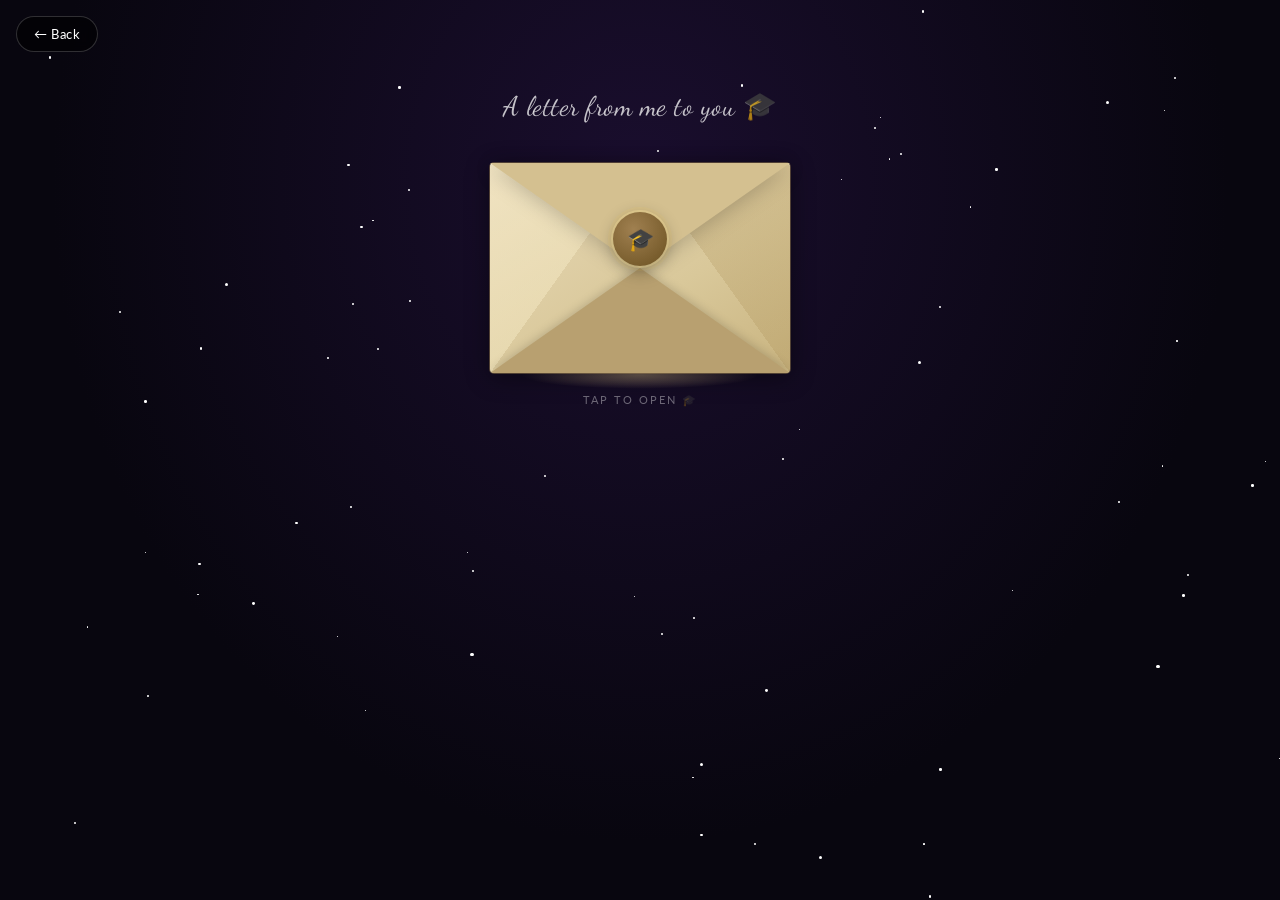
<file: pages/letter.html>
<!DOCTYPE html>
<html lang="en">
<head>
  <meta charset="UTF-8">
  <meta name="viewport" content="width=device-width, initial-scale=1.0, maximum-scale=1.0, user-scalable=no">
  <title>A Letter For You 💌</title>
  <link href="https://fonts.googleapis.com/css2?family=Dancing+Script:wght@400;600;700&family=Caveat:wght@400;600&family=Special+Elite&family=Lato:wght@300;400&display=swap" rel="stylesheet">
  <style>
    * { margin:0; padding:0; box-sizing:border-box; -webkit-tap-highlight-color:transparent; }

    html, body {
      width:100%; min-height:100dvh;
      background:#08060f;
      font-family:'Lato',sans-serif; color:white;
      overflow-x:hidden; overflow-y:auto;
      -webkit-overflow-scrolling:touch;
    }

    /* ── STARFIELD ── */
    .stars { position:fixed; inset:0; pointer-events:none; z-index:0;
      background:radial-gradient(ellipse at 50% 20%, #1a0e2e 0%, #08060f 65%);
    }
    .star {
      position:absolute; border-radius:50%; background:white;
      animation:twinkle ease-in-out infinite;
    }
    @keyframes twinkle { 0%,100%{opacity:0.08;} 50%{opacity:0.7;} }

    /* ── BACK ── */
    .back-btn {
      position:fixed; top:max(16px,env(safe-area-inset-top)); left:16px; z-index:300;
      background:rgba(0,0,0,0.55); border:1px solid rgba(255,255,255,0.18);
      color:white; font-size:13px; font-family:'Lato',sans-serif;
      padding:9px 17px; border-radius:20px; cursor:pointer;
      backdrop-filter:blur(6px); letter-spacing:0.5px;
      display:flex; align-items:center; gap:5px;
    }
    .back-btn:active { transform:scale(0.95); }

    /* ── PAGE ── */
    .page {
      position:relative; z-index:1;
      display:flex; flex-direction:column; align-items:center;
      padding: max(90px,calc(72px + env(safe-area-inset-top))) 0 80px;
      min-height:100dvh;
    }

    .scene-title {
      font-family:'Dancing Script',cursive; font-size:27px;
      color:rgba(255,255,255,0.75); margin-bottom:40px;
      text-align:center; letter-spacing:0.5px;
      opacity:0; transform:translateY(-8px);
      animation:fadeSlideDown 0.8s cubic-bezier(0.22,1,0.36,1) forwards 0.3s;
    }
    @keyframes fadeSlideDown { to { opacity:1; transform:translateY(0); } }

    /* ══════════════════════════════
       ENVELOPE  —  BEIGE EDITION
    ══════════════════════════════ */
    .env-wrap {
      position:relative;
      width:300px; height:210px;
      opacity:0;
      animation:fadeSlideDown 0.9s cubic-bezier(0.22,1,0.36,1) forwards 0.55s;
      cursor:pointer;
      -webkit-user-select:none; user-select:none;
    }

    /* soft glow beneath */
    .env-shadow {
      position:absolute; bottom:-16px; left:10%; right:10%;
      height:28px;
      background:radial-gradient(ellipse, rgba(210,185,140,0.5) 0%, transparent 70%);
      transition:transform 1s ease, opacity 1s ease;
    }

    /* main envelope body — warm beige */
    .env-body {
      position:absolute; inset:0;
      border-radius:4px;
      background:linear-gradient(150deg, #e8d9b8 0%, #d9c89a 60%, #c9b480 100%);
      box-shadow:
        0 0 0 1px rgba(180,150,90,0.4),
        0 4px 24px rgba(0,0,0,0.45),
        inset 0 1px 0 rgba(255,245,220,0.6);
      overflow:hidden;
    }

    /* diagonal panel shadows */
    .env-body::before {
      content:''; position:absolute; inset:0;
      background:
        linear-gradient(to bottom right, rgba(255,245,210,0.35) 50%, transparent 50%),
        linear-gradient(to bottom left,  rgba(160,130,70,0.2) 50%, transparent 50%);
      background-size:50% 100%; background-position:left,right;
      background-repeat:no-repeat;
    }

    /* bottom V fold */
    .env-bottom {
      position:absolute; bottom:0; left:0; right:0;
      width:0; height:0;
      border-left:150px solid transparent;
      border-right:150px solid transparent;
      border-bottom:105px solid #b8a070;
      filter:drop-shadow(0 -2px 4px rgba(0,0,0,0.15));
    }

    /* letter peeking out */
    .env-peek {
      position:absolute; bottom:0; left:18px; right:18px;
      height:0; overflow:hidden; z-index:3;
      transition:height 0.9s cubic-bezier(0.22,1,0.36,1);
      background:linear-gradient(180deg,#fdf8f0,#f5edd8);
      border-radius:2px 2px 0 0;
      box-shadow:0 -2px 12px rgba(0,0,0,0.15);
    }
    .env-peek.peeking { height:70px; }

    /* ── FLAP ── */
    .env-flap-scene {
      position:absolute; top:0; left:0; right:0;
      height:105px;
      perspective:900px;
      z-index:10;
      pointer-events:none;
    }
    .env-flap {
      position:absolute; top:0; left:0; right:0;
      width:0; height:0;
      border-left:150px solid transparent;
      border-right:150px solid transparent;
      border-top:105px solid #d4c090;
      transform-origin:top center;
      transform-style:preserve-3d;
      transition:transform 1.4s cubic-bezier(0.25, 0.46, 0.45, 0.94),
                 filter 1.4s ease;
      filter:drop-shadow(0 4px 10px rgba(0,0,0,0.2));
      will-change:transform;
    }
    /* flap inner face */
    .env-flap::after {
      content:'';
      position:absolute;
      top:-105px; left:-150px;
      width:300px; height:105px;
      background:linear-gradient(to bottom, #c8b07a, #b89a60);
      clip-path:polygon(50% 100%, 0 0, 100% 0);
      backface-visibility:visible;
      opacity:0;
      transition:opacity 0.4s 0.7s;
    }
    .env-flap.open {
      transform:rotateX(-178deg);
      filter:drop-shadow(0 -8px 20px rgba(0,0,0,0.25));
    }
    .env-flap.open::after { opacity:1; }

    /* ── SEAL — graduation cap ── */
    .env-seal {
      position:absolute; top:36%; left:50%;
      transform:translate(-50%,-50%);
      width:54px; height:54px; border-radius:50%;
      background:radial-gradient(circle at 38% 32%, #a08050, #6a5020);
      display:flex; align-items:center; justify-content:center;
      font-size:22px;
      box-shadow:
        0 3px 16px rgba(0,0,0,0.3),
        0 0 0 2px rgba(255,230,160,0.5),
        0 0 0 5px rgba(255,210,100,0.12);
      z-index:20;
      animation:sealPulse 2.8s ease-in-out infinite;
      transition:transform 0.5s cubic-bezier(0.34,1.56,0.64,1), opacity 0.4s ease;
    }
    @keyframes sealPulse {
      0%,100%{ box-shadow:0 3px 16px rgba(0,0,0,0.3), 0 0 0 2px rgba(255,230,160,0.5), 0 0 0 0 rgba(255,210,100,0.4); }
      55%    { box-shadow:0 3px 16px rgba(0,0,0,0.3), 0 0 0 2px rgba(255,230,160,0.5), 0 0 0 14px rgba(255,210,100,0); }
    }
    .env-seal.breaking {
      transform:translate(-50%,-50%) scale(1.35) rotate(15deg);
      opacity:0;
      transition:transform 0.45s cubic-bezier(0.34,1.56,0.64,1),
                 opacity 0.38s 0.1s ease;
    }

    /* tap hint */
    .tap-hint {
      margin-top:20px;
      font-size:11px; color:rgba(255,255,255,0.38);
      letter-spacing:2px; text-transform:uppercase;
      animation:hintPulse 2s ease-in-out infinite;
      transition:opacity 0.5s ease, transform 0.5s ease;
    }
    @keyframes hintPulse { 0%,100%{opacity:0.3;} 50%{opacity:0.85;} }

    /* ══════════════════════════════
       LETTER
    ══════════════════════════════ */
    .letter-outer {
      width:100%; max-width:430px; padding:0 16px;
      display:none; opacity:0; transform:translateY(50px) scale(0.96);
      transition:opacity 1.1s cubic-bezier(0.22,1,0.36,1),
                 transform 1.1s cubic-bezier(0.22,1,0.36,1);
      margin-top:6px;
    }
    .letter-outer.visible  { display:block; }
    .letter-outer.revealed { opacity:1; transform:translateY(0) scale(1); }

    .letter-paper {
      background:linear-gradient(170deg,#fdf8f0 0%,#f8f0e2 100%);
      border-radius:2px;
      padding:38px 30px 50px;
      box-shadow:
        0 2px 6px rgba(0,0,0,0.18),
        0 10px 40px rgba(0,0,0,0.45),
        0 30px 80px rgba(0,0,0,0.3);
      position:relative; overflow:hidden;
    }

    /* ruled lines */
    .letter-paper::before {
      content:''; position:absolute;
      left:0; right:0; top:90px; bottom:0;
      background:repeating-linear-gradient(
        180deg,
        transparent 0px, transparent 31px,
        rgba(70,90,180,0.09) 31px, rgba(70,90,180,0.09) 32px
      );
      pointer-events:none;
    }
    /* red margin */
    .letter-paper::after {
      content:''; position:absolute;
      left:54px; top:0; bottom:0; width:1px;
      background:rgba(200,70,70,0.16);
      pointer-events:none;
    }

    .crease {
      position:absolute; left:0; right:0; height:1px;
      background:linear-gradient(90deg,
        transparent 5%, rgba(140,100,40,0.14) 20%,
        rgba(140,100,40,0.14) 80%, transparent 95%);
    }
    .small-seal {
      position:absolute; top:16px; left:18px;
      width:28px; height:28px; border-radius:50%;
      background:radial-gradient(circle at 38% 32%, #a08050, #6a5020);
      display:flex; align-items:center; justify-content:center;
      font-size:11px; opacity:0.4;
    }

    .letter-date {
      font-family:'Special Elite',serif; font-size:12px;
      color:rgba(42,26,14,0.4); text-align:right;
      margin-bottom:20px; position:relative; z-index:1;
    }

    .letter-greeting {
      font-family:'Dancing Script',cursive;
      font-size:30px; font-weight:700; color:#2a1a0e;
      margin-bottom:24px; line-height:1.3;
      display:block; position:relative; z-index:1;
      min-height:1.3em;
    }
    .letter-body {
      font-family:'Caveat',cursive;
      font-size:25px; line-height:2;
      color:#3a2818; position:relative; z-index:1;
    }
    .letter-body p { margin-bottom:2px; min-height:2em; }

    .letter-closing {
      font-family:'Dancing Script',cursive;
      font-size:23px; color:#7a3a18;
      display:block; margin-top:26px;
      position:relative; z-index:1; min-height:1.4em;
    }
    .letter-signature {
      font-family:'Dancing Script',cursive;
      font-size:33px; color:#5a2a3a;
      display:block; margin-top:4px;
      position:relative; z-index:1; min-height:1.4em;
    }

    /* blinking ink cursor */
    .cursor {
      display:inline-block; width:2px; height:0.85em;
      background:#3a2818; vertical-align:middle;
      margin-left:1px;
      animation:cursorBlink 0.55s steps(1) infinite;
    }
    @keyframes cursorBlink { 0%,49%{opacity:1;} 50%,100%{opacity:0;} }
  </style>
</head>
<body>

<div class="stars" id="stars"></div>
<button class="back-btn" onclick="goBack()">← Back</button>

<div class="page">
  <p class="scene-title">A letter from me to you 🎓</p>

  <!-- ENVELOPE -->
  <div class="env-wrap" id="envWrap" onclick="openEnvelope()">
    <div class="env-shadow" id="envShadow"></div>
    <div class="env-body">
      <div class="env-bottom"></div>
      <div class="env-peek" id="envPeek"></div>
    </div>
    <div class="env-flap-scene">
      <div class="env-flap" id="envFlap"></div>
    </div>
    <div class="env-seal" id="envSeal">🎓</div>
  </div>

  <p class="tap-hint" id="tapHint">Tap to open 🎓</p>

  <!-- LETTER -->
  <div class="letter-outer" id="letterOuter">
    <div class="letter-paper">
      <div class="crease" style="top:33%;"></div>
      <div class="crease" style="top:66%;"></div>
      <div class="small-seal">🎓</div>

      <div class="letter-date"     id="lDate"></div>
      <div class="letter-greeting" id="lGreeting"></div>
      <div class="letter-body" id="lBody">
        <p id="lP1"></p>
        <p id="lP2"></p>
        <p id="lP3"></p>
        <p id="lP4"></p>
        <p id="lP5"></p>
      </div>
      <span class="letter-closing"   id="lClosing"></span>
      <span class="letter-signature" id="lSig"></span>
    </div>
  </div>
</div>

<script src="https://cdnjs.cloudflare.com/ajax/libs/gsap/3.12.5/gsap.min.js"></script>
<script>
  function goBack() {
    if (window.parent && window.parent !== window) window.parent.postMessage('close-gift','*');
    else window.history.back();
  }

  /* ── STARS ── */
  const starsEl = document.getElementById('stars');
  for (let i = 0; i < 70; i++) {
    const s = document.createElement('div');
    s.className = 'star';
    const sz = 1 + Math.random() * 2.2;
    s.style.cssText = `width:${sz}px;height:${sz}px;left:${Math.random()*100}%;top:${Math.random()*100}%;animation-duration:${2+Math.random()*3.5}s;animation-delay:${Math.random()*5}s;`;
    starsEl.appendChild(s);
  }

  /* ══════════════════════
     LETTER CONTENT
     ✏️ Edit here
  ══════════════════════ */
  const letterContent = {
    date:      'June 2026',
    greeting:  'Congratulations, Ellen!!!',
    paragraphs: [
      "I just want to say how proud I am of you. Sobrang deserve mo 'tong moment na 'to after all the hard work, puyat, stress, and everything you had to overcome. Seeing you finally reach this milestone makes me really happy.",
      "Hindi ko alam if nasasabi ko 'to enough, pero sobrang admirable mo talaga because of the kind of person you are. The way you stay strong, keep trying, and still show up kahit hindi laging madali ang gaan nun tingnan, pero alam kong hindi madali.",
      "Seeing how far you've come is honestly inspiring, and nakakatuwang makita yung growth mo through everything.",
      "Never forget your worth. Never stop dreaming. And whenever life gets hard, remember that you've already proven you can overcome anything.",
      "I hope you take time to appreciate yourself today, kasi sobrang deserve mo lahat ng good things coming your way. Super proud ako sa'yo, always. And I can't wait to see all the amazing things you'll do next.",
    ],
    
    signature: 'Your biggest fan 🎓',
  };

  /* ══════════════════════
     ENVELOPE OPEN
  ══════════════════════ */
  let opened = false;

  function openEnvelope() {
    if (opened) return;
    opened = true;

    const seal   = document.getElementById('envSeal');
    const flap   = document.getElementById('envFlap');
    const hint   = document.getElementById('tapHint');
    const peek   = document.getElementById('envPeek');
    const wrap   = document.getElementById('envWrap');
    const shadow = document.getElementById('envShadow');
    const outer  = document.getElementById('letterOuter');

    const tl = gsap.timeline({ defaults:{ ease:'power3.out' } });

    /* 1 — seal gently spins and fades */
    tl.to(seal, {
      scale: 1.15, rotate: 10, duration: 0.2, ease: 'power2.out'
    })
    .to(seal, {
      scale: 0, opacity: 0, rotate: 20,
      duration: 0.4, ease: 'power2.inOut'
    })
    .to(hint, {
      opacity: 0, y: -6, duration: 0.3, ease: 'power2.out'
    }, '<');

    /* 2 — envelope lifts gently */
    tl.to(wrap, {
      y: -12, duration: 0.4, ease: 'power2.out'
    }, '+=0.05');

    /* 3 — flap unfolds */
    tl.add(() => flap.classList.add('open'));

    /* 4 — letter peeks out */
    tl.add(() => peek.classList.add('peeking'), '+=0.7');

    /* 5 — envelope drifts up */
    tl.to(wrap, {
      y: -380,
      scale: 0.72,
      opacity: 0,
      rotate: -2,
      duration: 1.2,
      ease: 'power2.inOut',
    }, '+=0.55')
    .to(shadow, {
      scaleX: 0.2, opacity: 0,
      duration: 0.9, ease: 'power2.inOut'
    }, '<+0.1');

    /* 6 — letter appears */
    tl.add(() => {
      outer.classList.add('visible');
      requestAnimationFrame(() => requestAnimationFrame(() => {
        outer.classList.add('revealed');
      }));
    }, '-=0.45');

    /* 7 — start typewriting */
    tl.add(() => startTyping(), '+=0.65');
  }

  /* ══════════════════════
     TYPEWRITER ENGINE
  ══════════════════════ */
  const SPEED_HANDWRITTEN = 38;
  const SPEED_TYPEWRITER  = 28;
  const PAUSE_BETWEEN     = 260;

  const queue = [];

  function enqueue(el, text, speed) {
    if (!el || !text) return; // ← guard: skip if element or text is missing
    queue.push({ el, text, speed });
  }

  function runQueue(idx) {
    if (idx >= queue.length) return;
    const { el, text, speed } = queue[idx];
    typeInto(el, text, speed, () => {
      setTimeout(() => runQueue(idx + 1), PAUSE_BETWEEN);
    });
  }

  function typeInto(el, text, speed, onDone) {
    const cursor = document.createElement('span');
    cursor.className = 'cursor';
    el.appendChild(cursor);

    let i = 0;
    function tick() {
      if (i >= text.length) {
        cursor.remove();
        if (onDone) onDone();
        return;
      }
      const char = document.createTextNode(text[i]);
      el.insertBefore(char, cursor);
      i++;
      const jitter = (Math.random() - 0.5) * speed * 0.4;
      setTimeout(tick, Math.max(8, speed + jitter));
    }
    tick();
  }

  function startTyping() {
    const c = letterContent;

    enqueue(document.getElementById('lDate'),     c.date,      SPEED_TYPEWRITER);
    enqueue(document.getElementById('lGreeting'), c.greeting,  SPEED_HANDWRITTEN);

    const pEls = ['lP1','lP2','lP3','lP4','lP5'];
    c.paragraphs.forEach((txt, i) => {
      if (pEls[i]) enqueue(document.getElementById(pEls[i]), txt, SPEED_TYPEWRITER);
    });

    // ← both are now guarded — won't break if accidentally left undefined
    enqueue(document.getElementById('lClosing'), c.closing,   SPEED_HANDWRITTEN);
    enqueue(document.getElementById('lSig'),     c.signature, SPEED_HANDWRITTEN);

    runQueue(0);
  }
</script>
</body>
</html>
</file>
